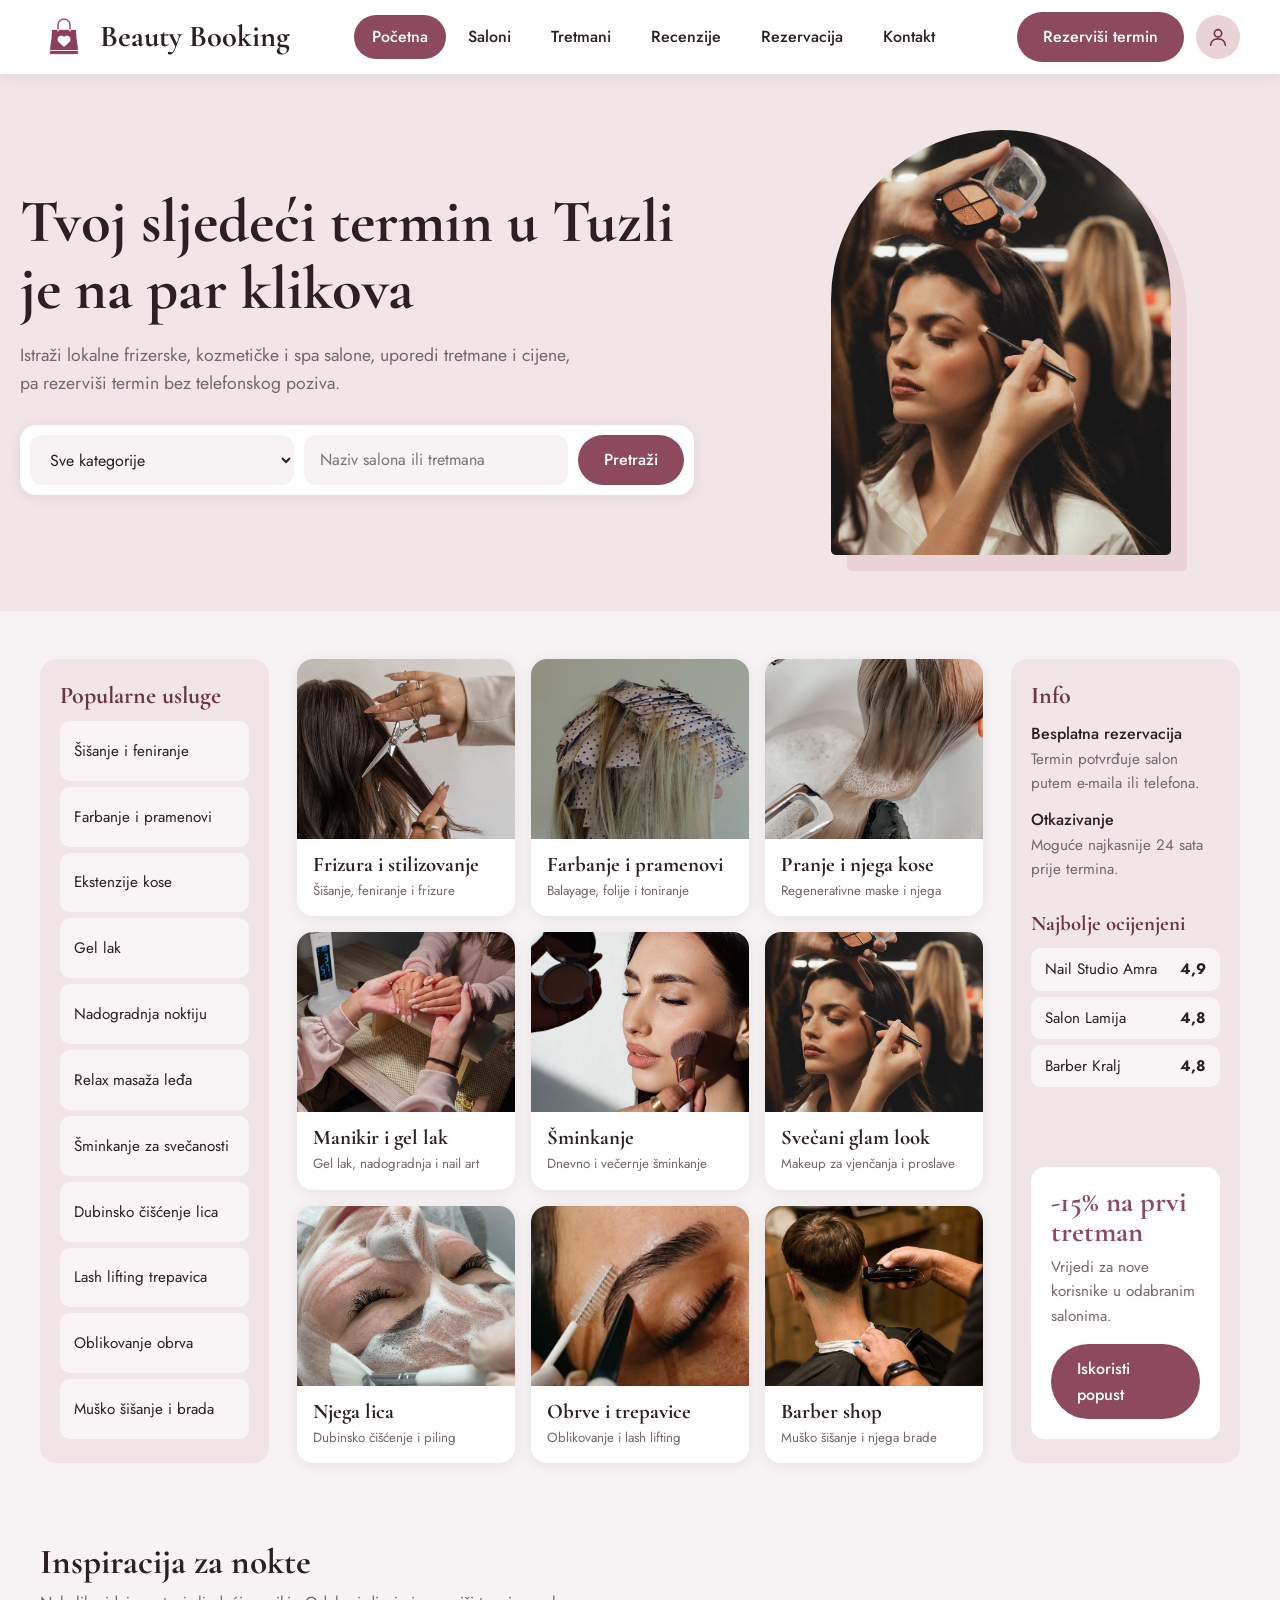
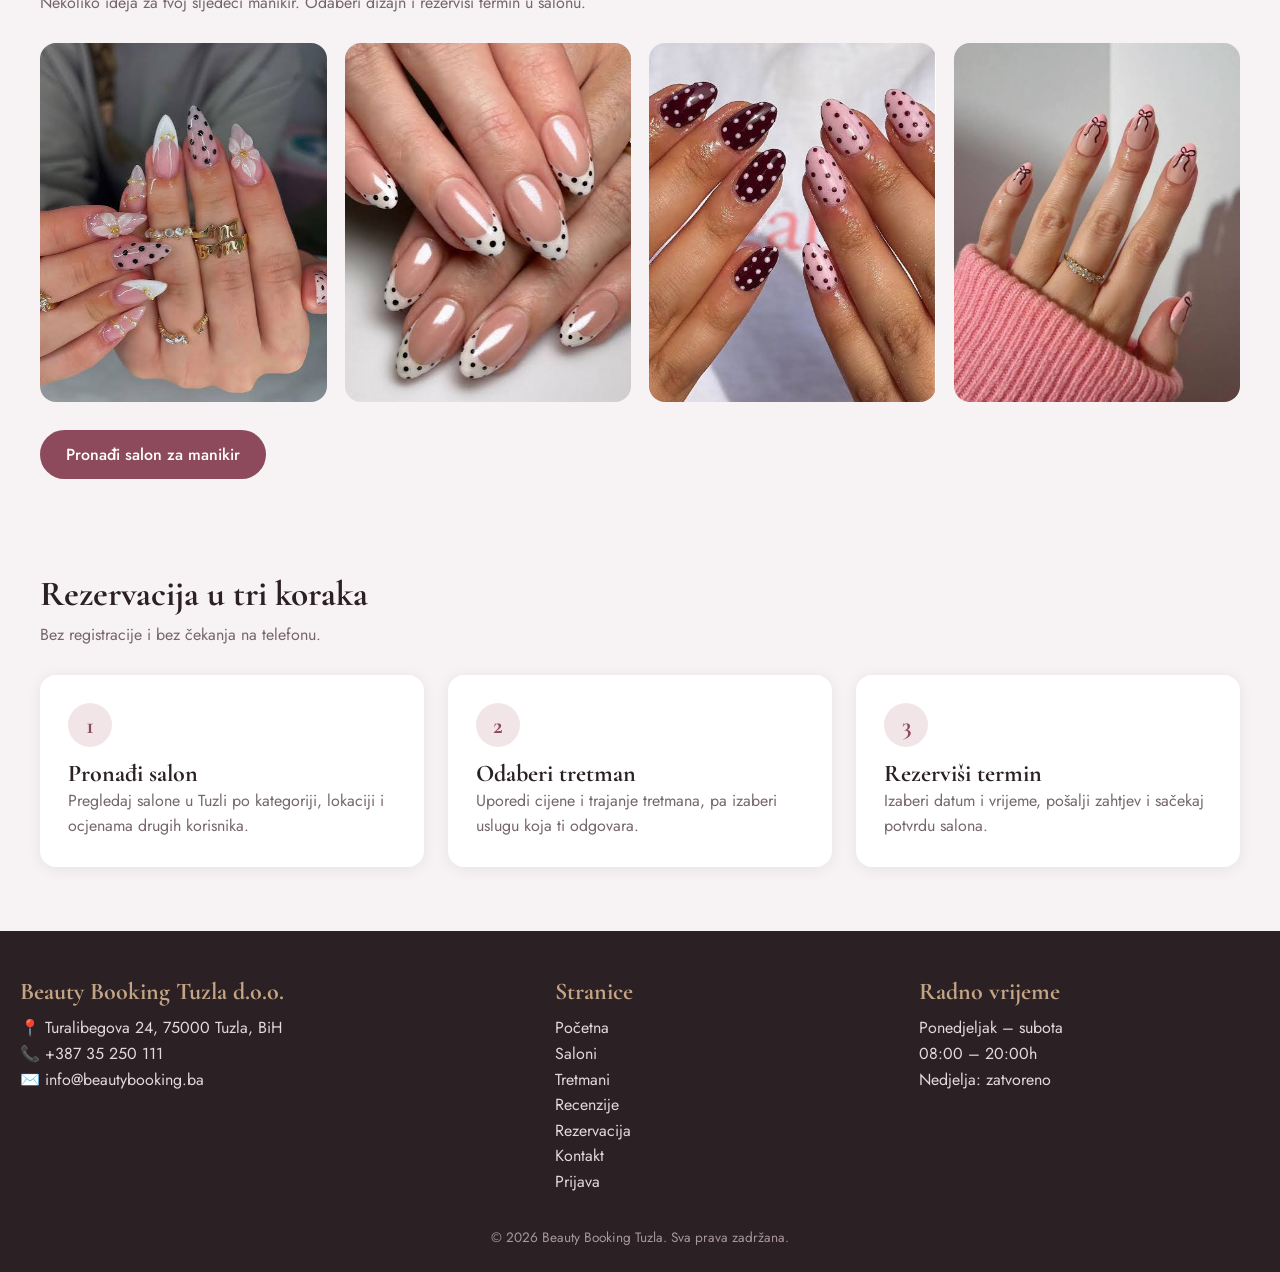
<file: index.html>
<!DOCTYPE html>
<html lang="bs">
<head>
    <meta charset="UTF-8">
    <meta name="viewport" content="width=device-width, initial-scale=1.0">
    <meta name="description" content="Pronađi najbolje frizerske, kozmetičke i spa salone u Tuzli i rezerviši termin online.">
    <title>Beauty Booking Tuzla | Početna</title>
    <link rel="preconnect" href="https://fonts.googleapis.com">
    <link rel="preconnect" href="https://fonts.gstatic.com" crossorigin>
    <link href="https://fonts.googleapis.com/css2?family=Cormorant+Garamond:wght@500;600;700&family=Jost:wght@400;500&display=swap" rel="stylesheet">
    <link rel="stylesheet" href="styles.css">
    <link rel="icon" type="image/png" href="slike/logo.png">
</head>
<body>

    <!-- ZAGLAVLJE -->
    <header class="site-header">
        <div class="header-inner">
            <a class="brand" href="index.html">
                <img class="logo" src="slike/logo.png" alt="Logo Beauty Booking">
                <span class="logo-title">Beauty Booking</span>
            </a>

            <!-- Meni za mobitel bez JavaScripta: skriveni checkbox + label (hamburger) + CSS selektor :checked -->
            <input type="checkbox" id="menu-checkbox" class="menu-checkbox" aria-label="Otvori ili zatvori meni">

            <nav class="topnav" aria-label="Glavna navigacija">
                <ul>
                    <li><a class="active" href="index.html" aria-current="page">Početna</a></li>
                    <li><a href="saloni.html">Saloni</a></li>
                    <li><a href="tretmani.html">Tretmani</a></li>
                    <li><a href="recenzije.html">Recenzije</a></li>
                    <li><a href="rezervacija.html">Rezervacija</a></li>
                    <li><a href="kontakt.html">Kontakt</a></li>
                </ul>
            </nav>

            <div class="header-actions">
                <a class="btn btn-primary header-cta" href="rezervacija.html">Rezerviši termin</a>
                <a class="icon-btn" href="prijava.html" aria-label="Prijava" title="Prijava">
                    <svg viewBox="0 0 24 24" fill="none" stroke="currentColor" stroke-width="1.8" stroke-linecap="round" stroke-linejoin="round" aria-hidden="true">
                        <circle cx="12" cy="8" r="4"></circle>
                        <path d="M4 21c0-4.4 3.6-7 8-7s8 2.6 8 7"></path>
                    </svg>
                </a>
                <label class="menu-toggle" for="menu-checkbox" title="Meni">
                    <span></span><span></span><span></span>
                </label>
            </div>
        </div>
    </header>

    <!-- HERO -->
    <section class="hero">
        <div class="hero-inner">
            <div class="hero-text">
                <h1>Tvoj sljedeći termin u Tuzli je na par klikova</h1>
                <p>Istraži lokalne frizerske, kozmetičke i spa salone, uporedi tretmane i cijene, pa rezerviši termin bez telefonskog poziva.</p>

                <form class="search" action="saloni.html" method="get" role="search">
                    <select id="kategorija" name="kategorija" aria-label="Kategorija">
                        <option value="">Sve kategorije</option>
                        <option>Frizura i stilizovanje</option>
                        <option>Farbanje i pramenovi</option>
                        <option>Pranje i njega kose</option>
                        <option>Manikir i gel lak</option>
                        <option>Šminkanje</option>
                        <option>Njega lica</option>
                        <option>Obrve i trepavice</option>
                        <option>Masaža i spa</option>
                        <option>Barber shop</option>
                    </select>
                    <input type="search" id="pretraga" name="pretraga" aria-label="Naziv salona ili tretmana" placeholder="Naziv salona ili tretmana">
                    <button class="btn btn-primary" type="submit">Pretraži</button>
                </form>
            </div>

            <div class="hero-art">
                <img src="slike/glam.jpg" alt="Šminkanje u salonu">
            </div>
        </div>
    </section>

    <!-- GLAVNI SADRŽAJ (tri kolone iste visine) -->
    <div class="container">

        <!-- Lijevo (20%) - Popularne usluge -->
        <div class="left">
            <aside class="sidebar">
                <h3>Popularne usluge</h3>
                <ul class="service-list">
                    <li><a href="tretmani.html#frizerski">Šišanje i feniranje</a></li>
                    <li><a href="tretmani.html#frizerski">Farbanje i pramenovi</a></li>
                    <li><a href="tretmani.html#frizerski">Ekstenzije kose</a></li>
                    <li><a href="tretmani.html#nokti">Gel lak</a></li>
                    <li><a href="tretmani.html#nokti">Nadogradnja noktiju</a></li>
                    <li><a href="tretmani.html#spa">Relax masaža leđa</a></li>
                    <li><a href="tretmani.html#sminkanje">Šminkanje za svečanosti</a></li>
                    <li><a href="tretmani.html#lice">Dubinsko čišćenje lica</a></li>
                    <li><a href="tretmani.html#trepavice">Lash lifting trepavica</a></li>
                    <li><a href="tretmani.html#trepavice">Oblikovanje obrva</a></li>
                    <li><a href="tretmani.html#barber">Muško šišanje i brada</a></li>
                </ul>
            </aside>
        </div>

        <!-- Sredina (60%) - Kategorije sa slikama -->
        <div class="main">
            <section class="main-content" aria-label="Kategorije salona">
                <a class="card" href="saloni.html">
                    <div class="card-img"><img src="slike/haircut.jpg" alt="Frizerka šiša kosu škarama"></div>
                    <div class="card-text">
                        <strong>Frizura i stilizovanje</strong>
                        <small>Šišanje, feniranje i frizure</small>
                    </div>
                </a>
                <a class="card" href="saloni.html">
                    <div class="card-img"><img src="slike/Foil.jpg" alt="Pramenovi u folijama"></div>
                    <div class="card-text">
                        <strong>Farbanje i pramenovi</strong>
                        <small>Balayage, folije i toniranje</small>
                    </div>
                </a>
                <a class="card" href="saloni.html">
                    <div class="card-img"><img src="slike/hairwash.jpg" alt="Pranje kose u frizerskom salonu"></div>
                    <div class="card-text">
                        <strong>Pranje i njega kose</strong>
                        <small>Regenerativne maske i njega</small>
                    </div>
                </a>
                <a class="card" href="saloni.html">
                    <div class="card-img"><img src="slike/Nails.jpg" alt="Manikir u salonu"></div>
                    <div class="card-text">
                        <strong>Manikir i gel lak</strong>
                        <small>Gel lak, nadogradnja i nail art</small>
                    </div>
                </a>
                <a class="card" href="saloni.html">
                    <div class="card-img"><img src="slike/setting.jpg" alt="Šminkanje četkicom"></div>
                    <div class="card-text">
                        <strong>Šminkanje</strong>
                        <small>Dnevno i večernje šminkanje</small>
                    </div>
                </a>
                <a class="card" href="saloni.html">
                    <div class="card-img"><img src="slike/glam.jpg" alt="Šminkanje sjenilom za oči"></div>
                    <div class="card-text">
                        <strong>Svečani glam look</strong>
                        <small>Makeup za vjenčanja i proslave</small>
                    </div>
                </a>
                <a class="card" href="saloni.html">
                    <div class="card-img"><img src="slike/facial.jpg" alt="Čišćenje lica pjenom"></div>
                    <div class="card-text">
                        <strong>Njega lica</strong>
                        <small>Dubinsko čišćenje i piling</small>
                    </div>
                </a>
                <a class="card" href="saloni.html">
                    <div class="card-img"><img src="slike/brow.jpg" alt="Oblikovanje obrva"></div>
                    <div class="card-text">
                        <strong>Obrve i trepavice</strong>
                        <small>Oblikovanje i lash lifting</small>
                    </div>
                </a>
                <a class="card" href="saloni.html">
                    <div class="card-img"><img src="slike/barber.jpg" alt="Brijanje u barber shopu"></div>
                    <div class="card-text">
                        <strong>Barber shop</strong>
                        <small>Muško šišanje i njega brade</small>
                    </div>
                </a>
            </section>
        </div>

        <!-- Desno (20%) - Info i reklama -->
        <div class="right">
            <aside class="sidebar">
                <h3>Info</h3>
                <div class="info-block">
                    <h4>Besplatna rezervacija</h4>
                    <p>Termin potvrđuje salon putem e-maila ili telefona.</p>
                </div>
                <div class="info-block">
                    <h4>Otkazivanje</h4>
                    <p>Moguće najkasnije 24 sata prije termina.</p>
                </div>

                <h3 class="sidebar-sub">Najbolje ocijenjeni</h3>
                <ul class="top-list">
                    <li><a href="saloni.html"><span>Nail Studio Amra</span><b>4,9</b></a></li>
                    <li><a href="saloni.html"><span>Salon Lamija</span><b>4,8</b></a></li>
                    <li><a href="saloni.html"><span>Barber Kralj</span><b>4,8</b></a></li>
                </ul>

                <div class="promo">
                    <strong>-15% na prvi tretman</strong>
                    <p>Vrijedi za nove korisnike u odabranim salonima.</p>
                    <a class="btn btn-primary btn-block" href="rezervacija.html">Iskoristi popust</a>
                </div>
            </aside>
        </div>

    </div>

    <!-- GALERIJA: INSPIRACIJA ZA NOKTE -->
    <section class="section">
        <div class="section-head">
            <h2>Inspiracija za nokte</h2>
            <p>Nekoliko ideja za tvoj sljedeći manikir. Odaberi dizajn i rezerviši termin u salonu.</p>
        </div>
        <div class="gallery">
            <img src="slike/images (1).jpg" alt="Nail art s cvjetovima i tačkicama" loading="lazy">
            <img src="slike/images (2).jpg" alt="Francuski manikir s crnim tačkicama" loading="lazy">
            <img src="slike/images (3).jpg" alt="Bordo i roze nokti s tačkicama" loading="lazy">
            <img src="slike/images.jpg" alt="Nokti s mašnicama" loading="lazy">
        </div>
        <p class="cta-row"><a class="btn btn-primary" href="saloni.html">Pronađi salon za manikir</a></p>
    </section>

    <!-- KAKO FUNKCIONIŠE -->
    <section class="section">
        <div class="section-head">
            <h2>Rezervacija u tri koraka</h2>
            <p>Bez registracije i bez čekanja na telefonu.</p>
        </div>
        <ol class="steps">
            <li>
                <h3>Pronađi salon</h3>
                <p>Pregledaj salone u Tuzli po kategoriji, lokaciji i ocjenama drugih korisnika.</p>
            </li>
            <li>
                <h3>Odaberi tretman</h3>
                <p>Uporedi cijene i trajanje tretmana, pa izaberi uslugu koja ti odgovara.</p>
            </li>
            <li>
                <h3>Rezerviši termin</h3>
                <p>Izaberi datum i vrijeme, pošalji zahtjev i sačekaj potvrdu salona.</p>
            </li>
        </ol>
    </section>

    <!-- PODNOŽJE -->
    <footer>
        <div class="footer-grid">
            <div>
                <h3>Beauty Booking Tuzla d.o.o.</h3>
                <p>📍 Turalibegova 24, 75000 Tuzla, BiH</p>
                <p>📞 +387 35 250 111</p>
                <p>✉️ info@beautybooking.ba</p>
            </div>
            <div>
                <h3>Stranice</h3>
                <ul>
                    <li><a href="index.html">Početna</a></li>
                    <li><a href="saloni.html">Saloni</a></li>
                    <li><a href="tretmani.html">Tretmani</a></li>
                    <li><a href="recenzije.html">Recenzije</a></li>
                    <li><a href="rezervacija.html">Rezervacija</a></li>
                    <li><a href="kontakt.html">Kontakt</a></li>
                    <li><a href="prijava.html">Prijava</a></li>
                </ul>
            </div>
            <div>
                <h3>Radno vrijeme</h3>
                <p>Ponedjeljak – subota</p>
                <p>08:00 – 20:00h</p>
                <p>Nedjelja: zatvoreno</p>
            </div>
        </div>
        <div class="footer-copy">
            © 2026 Beauty Booking Tuzla. Sva prava zadržana.
        </div>
    </footer>

</body>
</html>
</file>
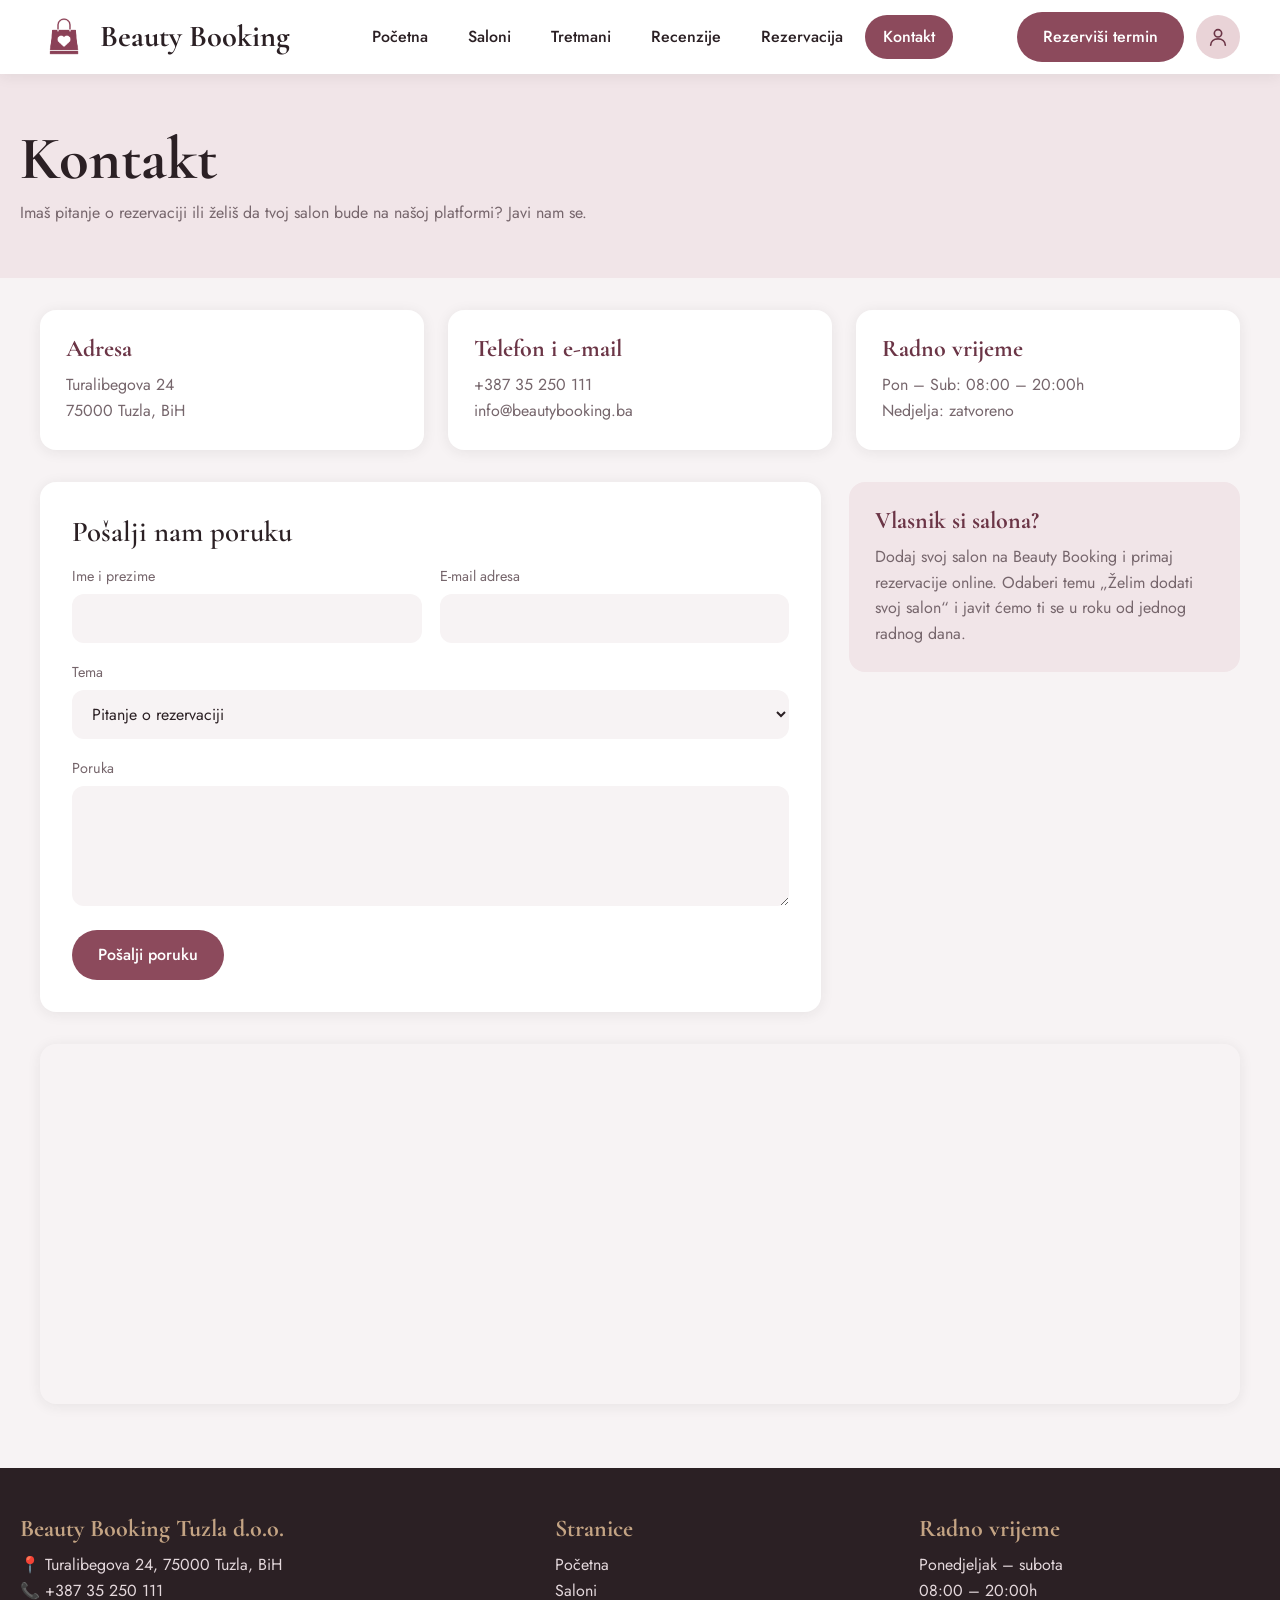
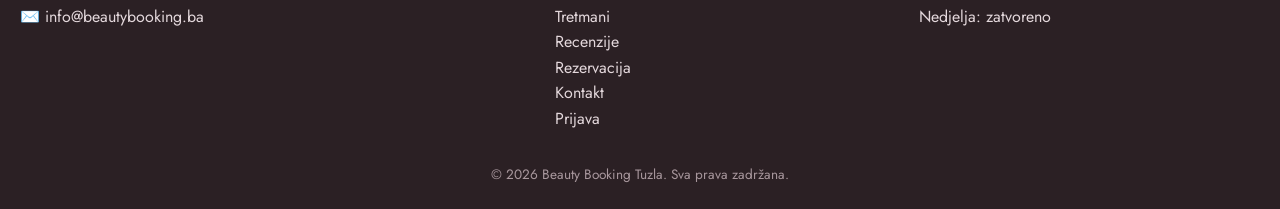
<file: kontakt.html>
<!DOCTYPE html>
<html lang="bs">
<head>
    <meta charset="UTF-8">
    <meta name="viewport" content="width=device-width, initial-scale=1.0">
    <meta name="description" content="Kontaktiraj Beauty Booking Tuzla: adresa, telefon, e-mail i kontakt forma.">
    <title>Beauty Booking Tuzla | Kontakt</title>
    <link rel="preconnect" href="https://fonts.googleapis.com">
    <link rel="preconnect" href="https://fonts.gstatic.com" crossorigin>
    <link href="https://fonts.googleapis.com/css2?family=Cormorant+Garamond:wght@500;600;700&family=Jost:wght@400;500&display=swap" rel="stylesheet">
    <link rel="stylesheet" href="styles.css">
    <link rel="icon" type="image/png" href="slike/logo.png">
</head>
<body>

    <!-- ZAGLAVLJE -->
    <header class="site-header">
        <div class="header-inner">
            <a class="brand" href="index.html">
                <img class="logo" src="slike/logo.png" alt="Logo Beauty Booking">
                <span class="logo-title">Beauty Booking</span>
            </a>

            <!-- Meni za mobitel bez JavaScripta: skriveni checkbox + label (hamburger) + CSS selektor :checked -->
            <input type="checkbox" id="menu-checkbox" class="menu-checkbox" aria-label="Otvori ili zatvori meni">

            <nav class="topnav" aria-label="Glavna navigacija">
                <ul>
                    <li><a href="index.html">Početna</a></li>
                    <li><a href="saloni.html">Saloni</a></li>
                    <li><a href="tretmani.html">Tretmani</a></li>
                    <li><a href="recenzije.html">Recenzije</a></li>
                    <li><a href="rezervacija.html">Rezervacija</a></li>
                    <li><a class="active" href="kontakt.html" aria-current="page">Kontakt</a></li>
                </ul>
            </nav>

            <div class="header-actions">
                <a class="btn btn-primary header-cta" href="rezervacija.html">Rezerviši termin</a>
                <a class="icon-btn" href="prijava.html" aria-label="Prijava" title="Prijava">
                    <svg viewBox="0 0 24 24" fill="none" stroke="currentColor" stroke-width="1.8" stroke-linecap="round" stroke-linejoin="round" aria-hidden="true">
                        <circle cx="12" cy="8" r="4"></circle>
                        <path d="M4 21c0-4.4 3.6-7 8-7s8 2.6 8 7"></path>
                    </svg>
                </a>
                <label class="menu-toggle" for="menu-checkbox" title="Meni">
                    ☰
                </label>
            </div>
        </div>
    </header>

    <section class="page-head">
        <div class="page-head-inner">
            <h1>Kontakt</h1>
            <p>Imaš pitanje o rezervaciji ili želiš da tvoj salon bude na našoj platformi? Javi nam se.</p>
        </div>
    </section>

    <main class="section">

        <div class="info-cards">
            <div class="info-card">
                <h3>Adresa</h3>
                <p>Turalibegova 24<br>75000 Tuzla, BiH</p>
            </div>
            <div class="info-card">
                <h3>Telefon i e-mail</h3>
                <p>+387 35 250 111<br>info@beautybooking.ba</p>
            </div>
            <div class="info-card">
                <h3>Radno vrijeme</h3>
                <p>Pon – Sub: 08:00 – 20:00h<br>Nedjelja: zatvoreno</p>
            </div>
        </div>

        <div class="form-layout">
            <form class="form-card" action="#" method="post">
                <fieldset>
                    <legend>Pošalji nam poruku</legend>
                    <div class="form-grid">
                        <div class="field">
                            <label for="k-ime">Ime i prezime</label>
                            <input type="text" id="k-ime" name="ime" required autocomplete="name">
                        </div>
                        <div class="field">
                            <label for="k-email">E-mail adresa</label>
                            <input type="email" id="k-email" name="email" required autocomplete="email">
                        </div>
                        <div class="field full">
                            <label for="k-tema">Tema</label>
                            <select id="k-tema" name="tema">
                                <option>Pitanje o rezervaciji</option>
                                <option>Otkazivanje termina</option>
                                <option>Želim dodati svoj salon</option>
                                <option>Ostalo</option>
                            </select>
                        </div>
                        <div class="field full">
                            <label for="k-poruka">Poruka</label>
                            <textarea id="k-poruka" name="poruka" required></textarea>
                        </div>
                    </div>
                </fieldset>
                <button class="btn btn-primary" type="submit">Pošalji poruku</button>
            </form>

            <aside class="side-note">
                <h3>Vlasnik si salona?</h3>
                <p>Dodaj svoj salon na Beauty Booking i primaj rezervacije online. Odaberi temu „Želim dodati svoj salon“ i javit ćemo ti se u roku od jednog radnog dana.</p>
            </aside>
        </div>

        <div class="map">
            <iframe title="Karta: Tuzla" loading="lazy"
                src="https://www.openstreetmap.org/export/embed.html?bbox=18.650%2C44.530%2C18.685%2C44.548&amp;layer=mapnik&amp;marker=44.5384%2C18.6671"></iframe>
        </div>
    </main>

    <!-- PODNOŽJE -->
    <footer>
        <div class="footer-grid">
            <div>
                <h3>Beauty Booking Tuzla d.o.o.</h3>
                <p>📍 Turalibegova 24, 75000 Tuzla, BiH</p>
                <p>📞 +387 35 250 111</p>
                <p>✉️ info@beautybooking.ba</p>
            </div>
            <div>
                <h3>Stranice</h3>
                <ul>
                    <li><a href="index.html">Početna</a></li>
                    <li><a href="saloni.html">Saloni</a></li>
                    <li><a href="tretmani.html">Tretmani</a></li>
                    <li><a href="recenzije.html">Recenzije</a></li>
                    <li><a href="rezervacija.html">Rezervacija</a></li>
                    <li><a href="kontakt.html">Kontakt</a></li>
                    <li><a href="prijava.html">Prijava</a></li>
                </ul>
            </div>
            <div>
                <h3>Radno vrijeme</h3>
                <p>Ponedjeljak – subota</p>
                <p>08:00 – 20:00h</p>
                <p>Nedjelja: zatvoreno</p>
            </div>
        </div>
        <div class="footer-copy">
            © 2026 Beauty Booking Tuzla. Sva prava zadržana.
        </div>
    </footer>

</body>
</html>
</file>
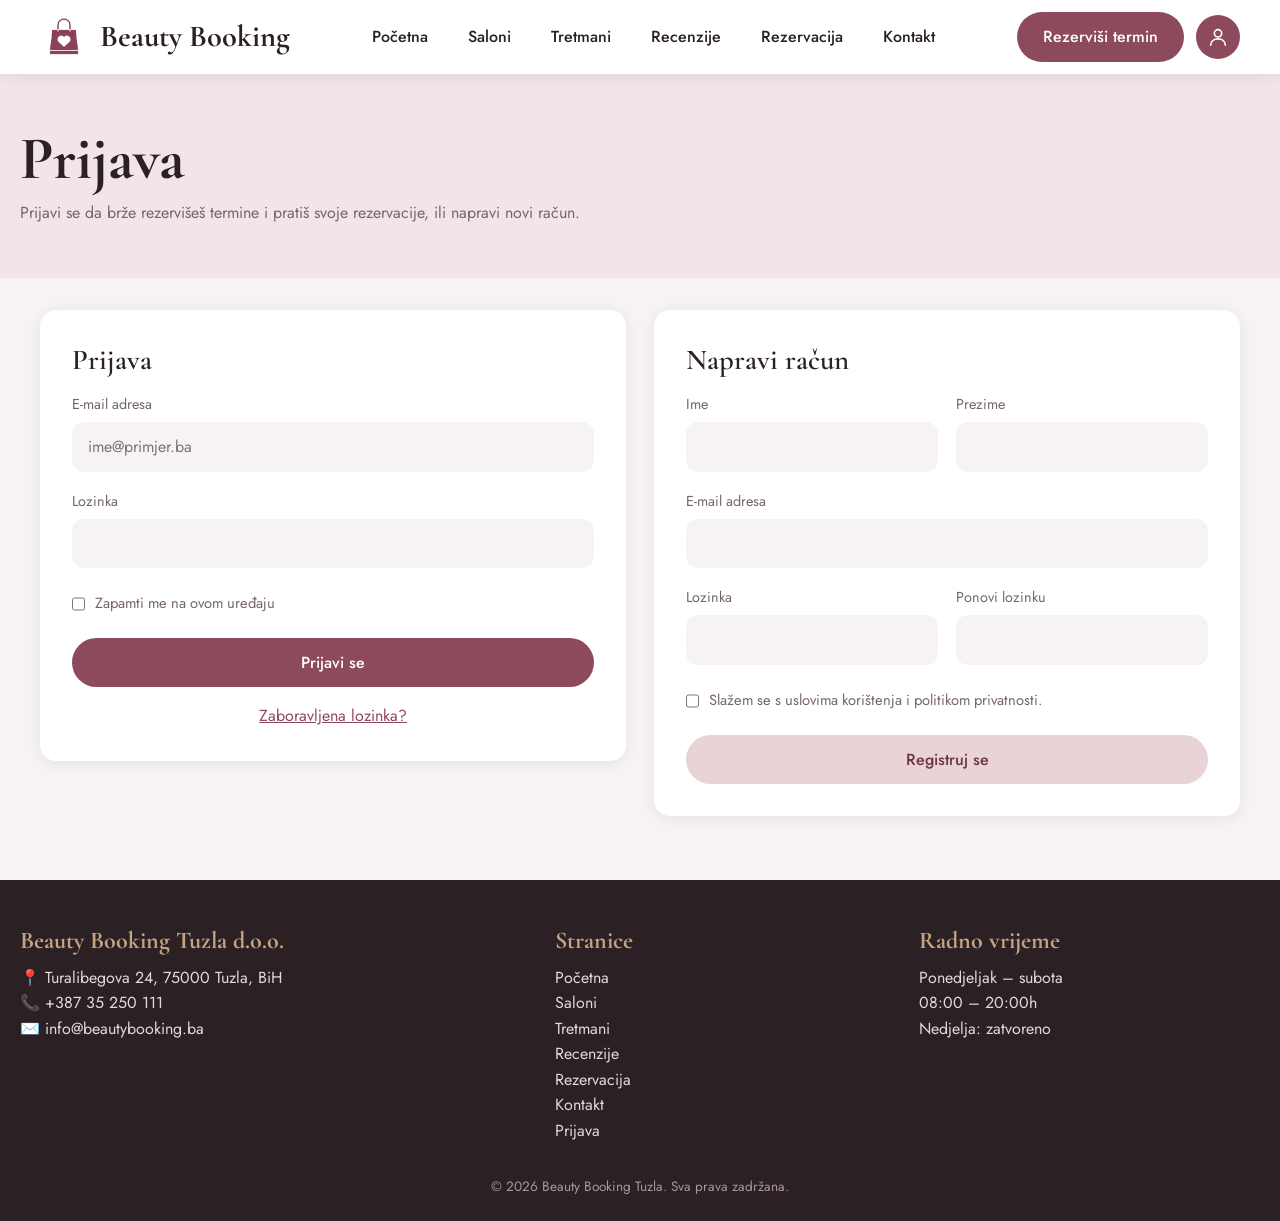
<file: Prijava.html>
<!DOCTYPE html>
<html lang="bs">
<head>
    <meta charset="UTF-8">
    <meta name="viewport" content="width=device-width, initial-scale=1.0">
    <meta name="description" content="Prijavi se na svoj račun ili napravi novi na Beauty Booking Tuzla.">
    <title>Beauty Booking Tuzla | Prijava</title>
    <link rel="preconnect" href="https://fonts.googleapis.com">
    <link rel="preconnect" href="https://fonts.gstatic.com" crossorigin>
    <link href="https://fonts.googleapis.com/css2?family=Cormorant+Garamond:wght@500;600;700&family=Jost:wght@400;500&display=swap" rel="stylesheet">
    <link rel="stylesheet" href="styles.css">
    <link rel="icon" type="image/png" href="slike/logo.png">
</head>
<body>

    <!-- ZAGLAVLJE -->
    <header class="site-header">
        <div class="header-inner">
            <a class="brand" href="index.html">
                <img class="logo" src="slike/logo.png" alt="Logo Beauty Booking">
                <span class="logo-title">Beauty Booking</span>
            </a>

            <!-- Meni za mobitel bez JavaScripta: skriveni checkbox + label (hamburger) + CSS selektor :checked -->
            <input type="checkbox" id="menu-checkbox" class="menu-checkbox" aria-label="Otvori ili zatvori meni">

            <nav class="topnav" aria-label="Glavna navigacija">
                <ul>
                    <li><a href="index.html">Početna</a></li>
                    <li><a href="saloni.html">Saloni</a></li>
                    <li><a href="tretmani.html">Tretmani</a></li>
                    <li><a href="recenzije.html">Recenzije</a></li>
                    <li><a href="rezervacija.html">Rezervacija</a></li>
                    <li><a href="kontakt.html">Kontakt</a></li>
                </ul>
            </nav>

            <div class="header-actions">
                <a class="btn btn-primary header-cta" href="rezervacija.html">Rezerviši termin</a>
                <a class="icon-btn active" href="prijava.html" aria-label="Prijava" title="Prijava" aria-current="page">
                    <svg viewBox="0 0 24 24" fill="none" stroke="currentColor" stroke-width="1.8" stroke-linecap="round" stroke-linejoin="round" aria-hidden="true">
                        <circle cx="12" cy="8" r="4"></circle>
                        <path d="M4 21c0-4.4 3.6-7 8-7s8 2.6 8 7"></path>
                    </svg>
                </a>
                <label class="menu-toggle" for="menu-checkbox" title="Meni">
                    ☰
                </label>
            </div>
        </div>
    </header>

    <section class="page-head">
        <div class="page-head-inner">
            <h1>Prijava</h1>
            <p>Prijavi se da brže rezervišeš termine i pratiš svoje rezervacije, ili napravi novi račun.</p>
        </div>
    </section>

    <main class="section">
        <div class="form-layout equal">

            <form class="form-card" action="#" method="post">
                <fieldset>
                    <legend>Prijava</legend>
                    <div class="form-grid">
                        <div class="field full">
                            <label for="l-email">E-mail adresa</label>
                            <input type="email" id="l-email" name="email" required autocomplete="email" placeholder="ime@primjer.ba">
                        </div>
                        <div class="field full">
                            <label for="l-lozinka">Lozinka</label>
                            <input type="password" id="l-lozinka" name="lozinka" required autocomplete="current-password" minlength="8">
                        </div>
                    </div>
                </fieldset>

                <label class="check">
                    <input type="checkbox" name="zapamti">
                    <span>Zapamti me na ovom uređaju</span>
                </label>

                <button class="btn btn-primary btn-block" type="submit">Prijavi se</button>
                <p class="form-link"><a href="#">Zaboravljena lozinka?</a></p>
            </form>

            <form class="form-card" id="registracija" action="#" method="post">
                <fieldset>
                    <legend>Napravi račun</legend>
                    <div class="form-grid">
                        <div class="field">
                            <label for="r-ime">Ime</label>
                            <input type="text" id="r-ime" name="ime" required autocomplete="given-name">
                        </div>
                        <div class="field">
                            <label for="r-prezime">Prezime</label>
                            <input type="text" id="r-prezime" name="prezime" required autocomplete="family-name">
                        </div>
                        <div class="field full">
                            <label for="r-email">E-mail adresa</label>
                            <input type="email" id="r-email" name="email" required autocomplete="email">
                        </div>
                        <div class="field">
                            <label for="r-lozinka">Lozinka</label>
                            <input type="password" id="r-lozinka" name="lozinka" required autocomplete="new-password" minlength="8">
                        </div>
                        <div class="field">
                            <label for="r-lozinka2">Ponovi lozinku</label>
                            <input type="password" id="r-lozinka2" name="lozinka2" required autocomplete="new-password" minlength="8">
                        </div>
                    </div>
                </fieldset>

                <label class="check">
                    <input type="checkbox" name="uslovi" required>
                    <span>Slažem se s uslovima korištenja i politikom privatnosti.</span>
                </label>

                <button class="btn btn-soft btn-block" type="submit">Registruj se</button>
            </form>

        </div>
    </main>

    <!-- PODNOŽJE -->
    <footer>
        <div class="footer-grid">
            <div>
                <h3>Beauty Booking Tuzla d.o.o.</h3>
                <p>📍 Turalibegova 24, 75000 Tuzla, BiH</p>
                <p>📞 +387 35 250 111</p>
                <p>✉️ info@beautybooking.ba</p>
            </div>
            <div>
                <h3>Stranice</h3>
                <ul>
                    <li><a href="index.html">Početna</a></li>
                    <li><a href="saloni.html">Saloni</a></li>
                    <li><a href="tretmani.html">Tretmani</a></li>
                    <li><a href="recenzije.html">Recenzije</a></li>
                    <li><a href="rezervacija.html">Rezervacija</a></li>
                    <li><a href="kontakt.html">Kontakt</a></li>
                    <li><a href="prijava.html">Prijava</a></li>
                </ul>
            </div>
            <div>
                <h3>Radno vrijeme</h3>
                <p>Ponedjeljak – subota</p>
                <p>08:00 – 20:00h</p>
                <p>Nedjelja: zatvoreno</p>
            </div>
        </div>
        <div class="footer-copy">
            © 2026 Beauty Booking Tuzla. Sva prava zadržana.
        </div>
    </footer>

</body>
</html>
</file>
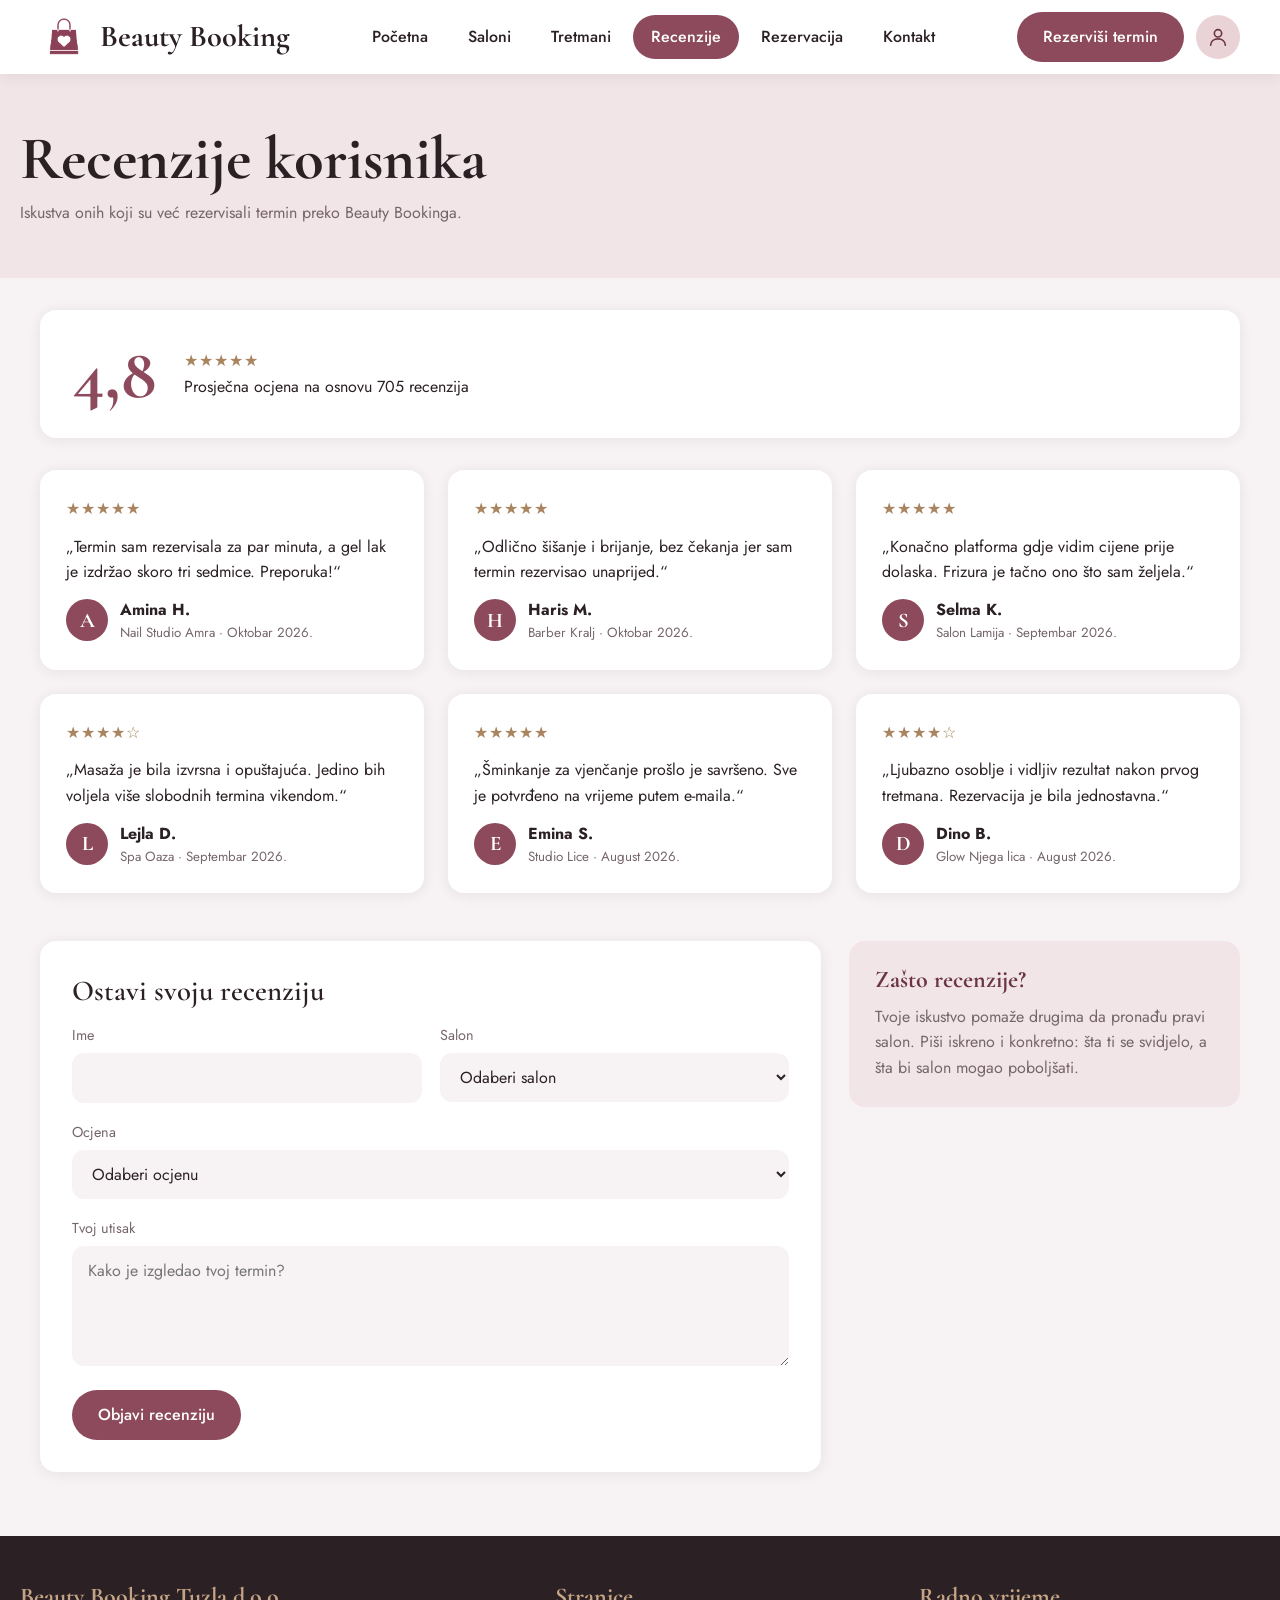
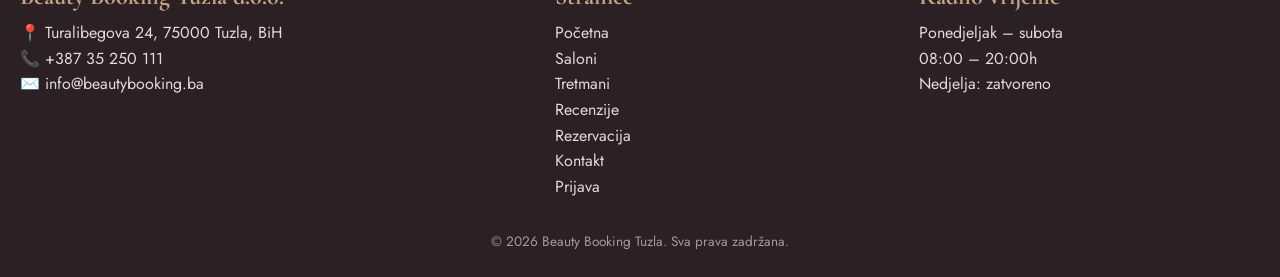
<file: recenzije.html>
<!DOCTYPE html>
<html lang="bs">
<head>
    <meta charset="UTF-8">
    <meta name="viewport" content="width=device-width, initial-scale=1.0">
    <meta name="description" content="Utisci korisnika o salonima i tretmanima na platformi Beauty Booking Tuzla.">
    <title>Beauty Booking Tuzla | Recenzije</title>
    <link rel="preconnect" href="https://fonts.googleapis.com">
    <link rel="preconnect" href="https://fonts.gstatic.com" crossorigin>
    <link href="https://fonts.googleapis.com/css2?family=Cormorant+Garamond:wght@500;600;700&family=Jost:wght@400;500&display=swap" rel="stylesheet">
    <link rel="stylesheet" href="styles.css">
    <link rel="icon" type="image/png" href="slike/logo.png">
</head>
<body>

    <!-- ZAGLAVLJE -->
    <header class="site-header">
        <div class="header-inner">
            <a class="brand" href="index.html">
                <img class="logo" src="slike/logo.png" alt="Logo Beauty Booking">
                <span class="logo-title">Beauty Booking</span>
            </a>

            <!-- Meni za mobitel bez JavaScripta: skriveni checkbox + label (hamburger) + CSS selektor :checked -->
            <input type="checkbox" id="menu-checkbox" class="menu-checkbox" aria-label="Otvori ili zatvori meni">

            <nav class="topnav" aria-label="Glavna navigacija">
                <ul>
                    <li><a href="index.html">Početna</a></li>
                    <li><a href="saloni.html">Saloni</a></li>
                    <li><a href="tretmani.html">Tretmani</a></li>
                    <li><a class="active" href="recenzije.html" aria-current="page">Recenzije</a></li>
                    <li><a href="rezervacija.html">Rezervacija</a></li>
                    <li><a href="kontakt.html">Kontakt</a></li>
                </ul>
            </nav>

            <div class="header-actions">
                <a class="btn btn-primary header-cta" href="rezervacija.html">Rezerviši termin</a>
                <a class="icon-btn" href="prijava.html" aria-label="Prijava" title="Prijava">
                    <svg viewBox="0 0 24 24" fill="none" stroke="currentColor" stroke-width="1.8" stroke-linecap="round" stroke-linejoin="round" aria-hidden="true">
                        <circle cx="12" cy="8" r="4"></circle>
                        <path d="M4 21c0-4.4 3.6-7 8-7s8 2.6 8 7"></path>
                    </svg>
                </a>
                <label class="menu-toggle" for="menu-checkbox" title="Meni">
                    ☰
                </label>
            </div>
        </div>
    </header>

    <section class="page-head">
        <div class="page-head-inner">
            <h1>Recenzije korisnika</h1>
            <p>Iskustva onih koji su već rezervisali termin preko Beauty Bookinga.</p>
        </div>
    </section>

    <main class="section">

        <div class="review-summary">
            <div class="review-score">4,8</div>
            <div>
                <p class="rating" aria-label="Prosječna ocjena 4,8 od 5">★★★★★</p>
                <p>Prosječna ocjena na osnovu 705 recenzija</p>
            </div>
        </div>

        <div class="review-grid">

            <article class="review-card">
                <p class="rating" aria-label="Ocjena 5 od 5">★★★★★</p>
                <blockquote>„Termin sam rezervisala za par minuta, a gel lak je izdržao skoro tri sedmice. Preporuka!“</blockquote>
                <div class="review-author">
                    <span class="avatar" aria-hidden="true">A</span>
                    <div>
                        <strong>Amina H.</strong>
                        <small>Nail Studio Amra · Oktobar 2026.</small>
                    </div>
                </div>
            </article>

            <article class="review-card">
                <p class="rating" aria-label="Ocjena 5 od 5">★★★★★</p>
                <blockquote>„Odlično šišanje i brijanje, bez čekanja jer sam termin rezervisao unaprijed.“</blockquote>
                <div class="review-author">
                    <span class="avatar" aria-hidden="true">H</span>
                    <div>
                        <strong>Haris M.</strong>
                        <small>Barber Kralj · Oktobar 2026.</small>
                    </div>
                </div>
            </article>

            <article class="review-card">
                <p class="rating" aria-label="Ocjena 5 od 5">★★★★★</p>
                <blockquote>„Konačno platforma gdje vidim cijene prije dolaska. Frizura je tačno ono što sam željela.“</blockquote>
                <div class="review-author">
                    <span class="avatar" aria-hidden="true">S</span>
                    <div>
                        <strong>Selma K.</strong>
                        <small>Salon Lamija · Septembar 2026.</small>
                    </div>
                </div>
            </article>

            <article class="review-card">
                <p class="rating" aria-label="Ocjena 4 od 5">★★★★☆</p>
                <blockquote>„Masaža je bila izvrsna i opuštajuća. Jedino bih voljela više slobodnih termina vikendom.“</blockquote>
                <div class="review-author">
                    <span class="avatar" aria-hidden="true">L</span>
                    <div>
                        <strong>Lejla D.</strong>
                        <small>Spa Oaza · Septembar 2026.</small>
                    </div>
                </div>
            </article>

            <article class="review-card">
                <p class="rating" aria-label="Ocjena 5 od 5">★★★★★</p>
                <blockquote>„Šminkanje za vjenčanje prošlo je savršeno. Sve je potvrđeno na vrijeme putem e-maila.“</blockquote>
                <div class="review-author">
                    <span class="avatar" aria-hidden="true">E</span>
                    <div>
                        <strong>Emina S.</strong>
                        <small>Studio Lice · August 2026.</small>
                    </div>
                </div>
            </article>

            <article class="review-card">
                <p class="rating" aria-label="Ocjena 4 od 5">★★★★☆</p>
                <blockquote>„Ljubazno osoblje i vidljiv rezultat nakon prvog tretmana. Rezervacija je bila jednostavna.“</blockquote>
                <div class="review-author">
                    <span class="avatar" aria-hidden="true">D</span>
                    <div>
                        <strong>Dino B.</strong>
                        <small>Glow Njega lica · August 2026.</small>
                    </div>
                </div>
            </article>

        </div>

        <div class="form-layout">
            <form class="form-card" action="#" method="post">
                <fieldset>
                    <legend>Ostavi svoju recenziju</legend>
                    <div class="form-grid">
                        <div class="field">
                            <label for="r-ime">Ime</label>
                            <input type="text" id="r-ime" name="ime" required autocomplete="given-name">
                        </div>
                        <div class="field">
                            <label for="r-salon">Salon</label>
                            <select id="r-salon" name="salon" required>
                                <option value="">Odaberi salon</option>
                                <option>Salon Lamija</option>
                                <option>Studio Pramen</option>
                                <option>Hair Spa Dalija</option>
                                <option>Nail Studio Amra</option>
                                <option>Studio Lice</option>
                                <option>Glow Njega lica</option>
                                <option>Spa Oaza</option>
                                <option>Brow Atelier Mia</option>
                                <option>Barber Kralj</option>
                            </select>
                        </div>
                        <div class="field full">
                            <label for="r-ocjena">Ocjena</label>
                            <select id="r-ocjena" name="ocjena" required>
                                <option value="">Odaberi ocjenu</option>
                                <option value="5">5 – Odlično</option>
                                <option value="4">4 – Vrlo dobro</option>
                                <option value="3">3 – Dobro</option>
                                <option value="2">2 – Slabo</option>
                                <option value="1">1 – Loše</option>
                            </select>
                        </div>
                        <div class="field full">
                            <label for="r-komentar">Tvoj utisak</label>
                            <textarea id="r-komentar" name="komentar" required placeholder="Kako je izgledao tvoj termin?"></textarea>
                        </div>
                    </div>
                </fieldset>
                <button class="btn btn-primary" type="submit">Objavi recenziju</button>
            </form>

            <aside class="side-note">
                <h3>Zašto recenzije?</h3>
                <p>Tvoje iskustvo pomaže drugima da pronađu pravi salon. Piši iskreno i konkretno: šta ti se svidjelo, a šta bi salon mogao poboljšati.</p>
            </aside>
        </div>
    </main>

    <!-- PODNOŽJE -->
    <footer>
        <div class="footer-grid">
            <div>
                <h3>Beauty Booking Tuzla d.o.o.</h3>
                <p>📍 Turalibegova 24, 75000 Tuzla, BiH</p>
                <p>📞 +387 35 250 111</p>
                <p>✉️ info@beautybooking.ba</p>
            </div>
            <div>
                <h3>Stranice</h3>
                <ul>
                    <li><a href="index.html">Početna</a></li>
                    <li><a href="saloni.html">Saloni</a></li>
                    <li><a href="tretmani.html">Tretmani</a></li>
                    <li><a href="recenzije.html">Recenzije</a></li>
                    <li><a href="rezervacija.html">Rezervacija</a></li>
                    <li><a href="kontakt.html">Kontakt</a></li>
                    <li><a href="prijava.html">Prijava</a></li>
                </ul>
            </div>
            <div>
                <h3>Radno vrijeme</h3>
                <p>Ponedjeljak – subota</p>
                <p>08:00 – 20:00h</p>
                <p>Nedjelja: zatvoreno</p>
            </div>
        </div>
        <div class="footer-copy">
            © 2026 Beauty Booking Tuzla. Sva prava zadržana.
        </div>
    </footer>

</body>
</html>
</file>
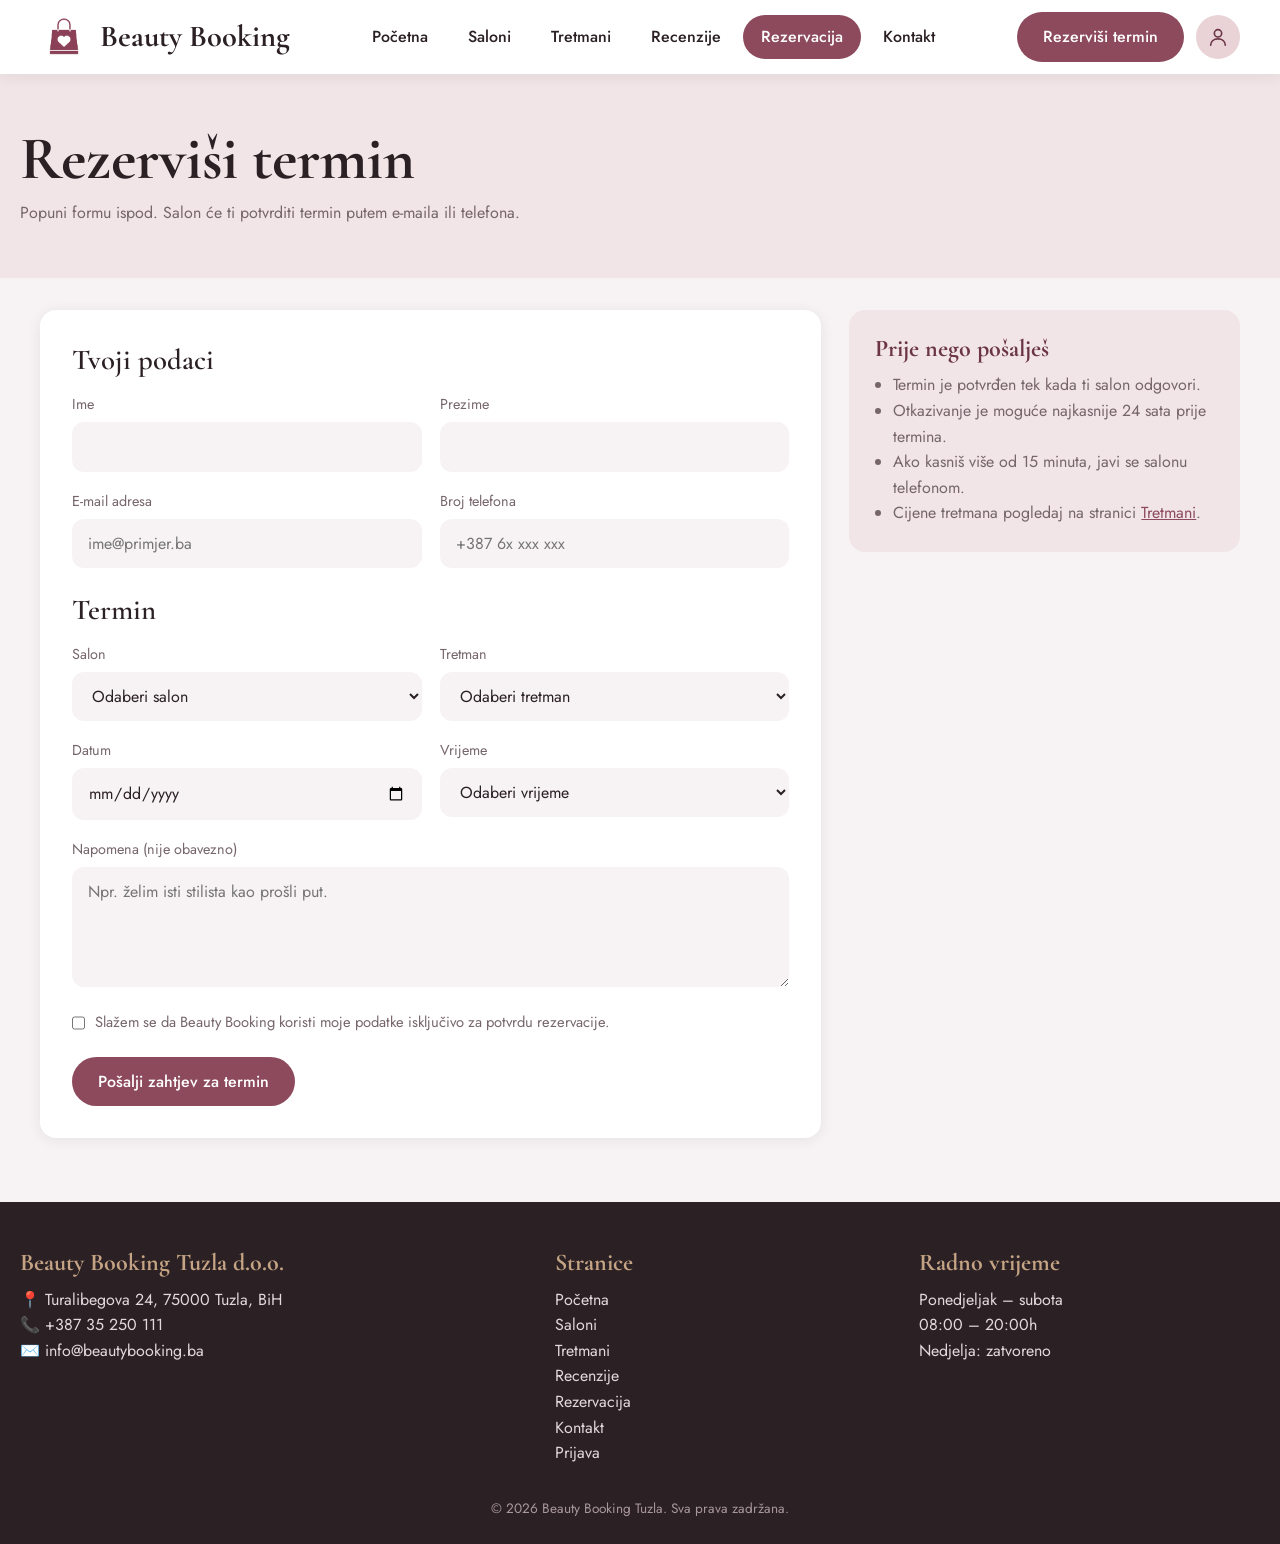
<file: rezervacija.html>
<!DOCTYPE html>
<html lang="bs">
<head>
    <meta charset="UTF-8">
    <meta name="viewport" content="width=device-width, initial-scale=1.0">
    <meta name="description" content="Rezerviši termin u salonu u Tuzli putem online forme.">
    <title>Beauty Booking Tuzla | Rezervacija</title>
    <link rel="preconnect" href="https://fonts.googleapis.com">
    <link rel="preconnect" href="https://fonts.gstatic.com" crossorigin>
    <link href="https://fonts.googleapis.com/css2?family=Cormorant+Garamond:wght@500;600;700&family=Jost:wght@400;500&display=swap" rel="stylesheet">
    <link rel="stylesheet" href="styles.css">
    <link rel="icon" type="image/png" href="slike/logo.png">
</head>
<body>

    <!-- ZAGLAVLJE -->
    <header class="site-header">
        <div class="header-inner">
            <a class="brand" href="index.html">
                <img class="logo" src="slike/logo.png" alt="Logo Beauty Booking">
                <span class="logo-title">Beauty Booking</span>
            </a>

            <!-- Meni za mobitel bez JavaScripta: skriveni checkbox + label (hamburger) + CSS selektor :checked -->
            <input type="checkbox" id="menu-checkbox" class="menu-checkbox" aria-label="Otvori ili zatvori meni">

            <nav class="topnav" aria-label="Glavna navigacija">
                <ul>
                    <li><a href="index.html">Početna</a></li>
                    <li><a href="saloni.html">Saloni</a></li>
                    <li><a href="tretmani.html">Tretmani</a></li>
                    <li><a href="recenzije.html">Recenzije</a></li>
                    <li><a class="active" href="rezervacija.html" aria-current="page">Rezervacija</a></li>
                    <li><a href="kontakt.html">Kontakt</a></li>
                </ul>
            </nav>

            <div class="header-actions">
                <a class="btn btn-primary header-cta" href="rezervacija.html">Rezerviši termin</a>
                <a class="icon-btn" href="prijava.html" aria-label="Prijava" title="Prijava">
                    <svg viewBox="0 0 24 24" fill="none" stroke="currentColor" stroke-width="1.8" stroke-linecap="round" stroke-linejoin="round" aria-hidden="true">
                        <circle cx="12" cy="8" r="4"></circle>
                        <path d="M4 21c0-4.4 3.6-7 8-7s8 2.6 8 7"></path>
                    </svg>
                </a>
                <label class="menu-toggle" for="menu-checkbox" title="Meni">
                    ☰
                </label>
            </div>
        </div>
    </header>

    <section class="page-head">
        <div class="page-head-inner">
            <h1>Rezerviši termin</h1>
            <p>Popuni formu ispod. Salon će ti potvrditi termin putem e-maila ili telefona.</p>
        </div>
    </section>

    <main class="section">
        <div class="form-layout">

            <form class="form-card" action="#" method="post">

                <fieldset>
                    <legend>Tvoji podaci</legend>
                    <div class="form-grid">
                        <div class="field">
                            <label for="ime">Ime</label>
                            <input type="text" id="ime" name="ime" required autocomplete="given-name">
                        </div>
                        <div class="field">
                            <label for="prezime">Prezime</label>
                            <input type="text" id="prezime" name="prezime" required autocomplete="family-name">
                        </div>
                        <div class="field">
                            <label for="email">E-mail adresa</label>
                            <input type="email" id="email" name="email" required autocomplete="email" placeholder="ime@primjer.ba">
                        </div>
                        <div class="field">
                            <label for="telefon">Broj telefona</label>
                            <input type="tel" id="telefon" name="telefon" required autocomplete="tel" placeholder="+387 6x xxx xxx">
                        </div>
                    </div>
                </fieldset>

                <fieldset>
                    <legend>Termin</legend>
                    <div class="form-grid">
                        <div class="field">
                            <label for="salon">Salon</label>
                            <select id="salon" name="salon" required>
                                <option value="">Odaberi salon</option>
                                <option>Salon Lamija</option>
                                <option>Studio Pramen</option>
                                <option>Hair Spa Dalija</option>
                                <option>Nail Studio Amra</option>
                                <option>Studio Lice</option>
                                <option>Glow Njega lica</option>
                                <option>Spa Oaza</option>
                                <option>Brow Atelier Mia</option>
                                <option>Barber Kralj</option>
                            </select>
                        </div>
                        <div class="field">
                            <label for="tretman">Tretman</label>
                            <select id="tretman" name="tretman" required>
                                <option value="">Odaberi tretman</option>
                                <optgroup label="Frizura i stilizovanje">
                                    <option>Žensko šišanje</option>
                                    <option>Farbanje korijena</option>
                                    <option>Ekstenzije kose</option>
                                    <option>Svečana frizura</option>
                                </optgroup>
                                <optgroup label="Manikir i pedikir">
                                    <option>Klasični manikir</option>
                                    <option>Gel lak</option>
                                    <option>Nadogradnja noktiju</option>
                                </optgroup>
                                <optgroup label="Masaža i spa">
                                    <option>Relax masaža leđa</option>
                                    <option>Masaža cijelog tijela</option>
                                </optgroup>
                                <optgroup label="Šminkanje">
                                    <option>Dnevno šminkanje</option>
                                    <option>Večernje šminkanje</option>
                                </optgroup>
                                <optgroup label="Njega lica">
                                    <option>Dubinsko čišćenje lica</option>
                                    <option>Hidratantni tretman</option>
                                </optgroup>
                                <optgroup label="Trepavice i obrve">
                                    <option>Lash lifting</option>
                                    <option>Oblikovanje obrva</option>
                                </optgroup>
                                <optgroup label="Barber shop">
                                    <option>Muško šišanje</option>
                                    <option>Brijanje i njega brade</option>
                                </optgroup>
                            </select>
                        </div>
                        <div class="field">
                            <label for="datum">Datum</label>
                            <input type="date" id="datum" name="datum" required>
                        </div>
                        <div class="field">
                            <label for="vrijeme">Vrijeme</label>
                            <select id="vrijeme" name="vrijeme" required>
                                <option value="">Odaberi vrijeme</option>
                                <option>08:00</option><option>09:00</option><option>10:00</option><option>11:00</option><option>12:00</option><option>13:00</option><option>14:00</option><option>15:00</option><option>16:00</option><option>17:00</option><option>18:00</option><option>19:00</option>
                            </select>
                        </div>
                        <div class="field full">
                            <label for="napomena">Napomena (nije obavezno)</label>
                            <textarea id="napomena" name="napomena" placeholder="Npr. želim isti stilista kao prošli put."></textarea>
                        </div>
                    </div>
                </fieldset>

                <label class="check">
                    <input type="checkbox" name="saglasnost" required>
                    <span>Slažem se da Beauty Booking koristi moje podatke isključivo za potvrdu rezervacije.</span>
                </label>

                <button class="btn btn-primary" type="submit">Pošalji zahtjev za termin</button>
            </form>

            <aside class="side-note">
                <h3>Prije nego pošalješ</h3>
                <ul>
                    <li>Termin je potvrđen tek kada ti salon odgovori.</li>
                    <li>Otkazivanje je moguće najkasnije 24 sata prije termina.</li>
                    <li>Ako kasniš više od 15 minuta, javi se salonu telefonom.</li>
                    <li>Cijene tretmana pogledaj na stranici <a href="tretmani.html">Tretmani</a>.</li>
                </ul>
            </aside>

        </div>
    </main>

    <!-- PODNOŽJE -->
    <footer>
        <div class="footer-grid">
            <div>
                <h3>Beauty Booking Tuzla d.o.o.</h3>
                <p>📍 Turalibegova 24, 75000 Tuzla, BiH</p>
                <p>📞 +387 35 250 111</p>
                <p>✉️ info@beautybooking.ba</p>
            </div>
            <div>
                <h3>Stranice</h3>
                <ul>
                    <li><a href="index.html">Početna</a></li>
                    <li><a href="saloni.html">Saloni</a></li>
                    <li><a href="tretmani.html">Tretmani</a></li>
                    <li><a href="recenzije.html">Recenzije</a></li>
                    <li><a href="rezervacija.html">Rezervacija</a></li>
                    <li><a href="kontakt.html">Kontakt</a></li>
                    <li><a href="prijava.html">Prijava</a></li>
                </ul>
            </div>
            <div>
                <h3>Radno vrijeme</h3>
                <p>Ponedjeljak – subota</p>
                <p>08:00 – 20:00h</p>
                <p>Nedjelja: zatvoreno</p>
            </div>
        </div>
        <div class="footer-copy">
            © 2026 Beauty Booking Tuzla. Sva prava zadržana.
        </div>
    </footer>

</body>
</html>
</file>
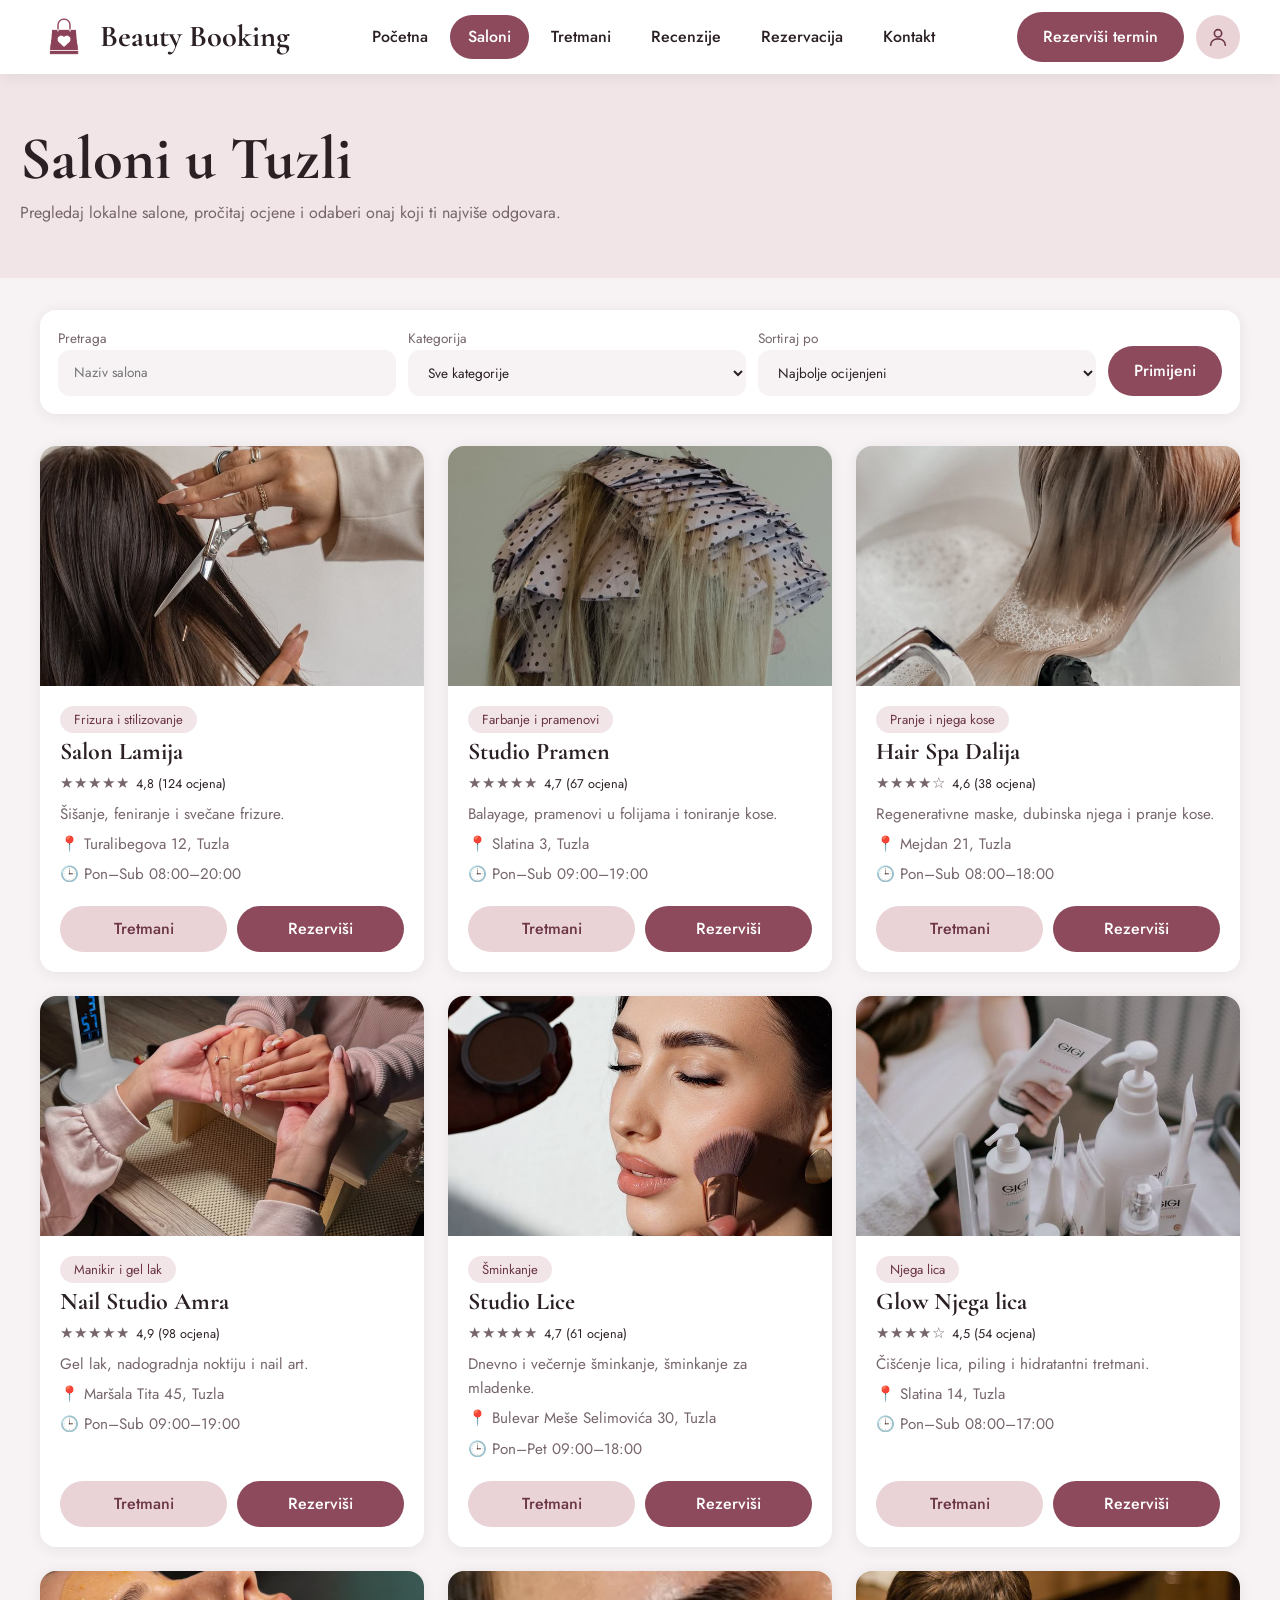
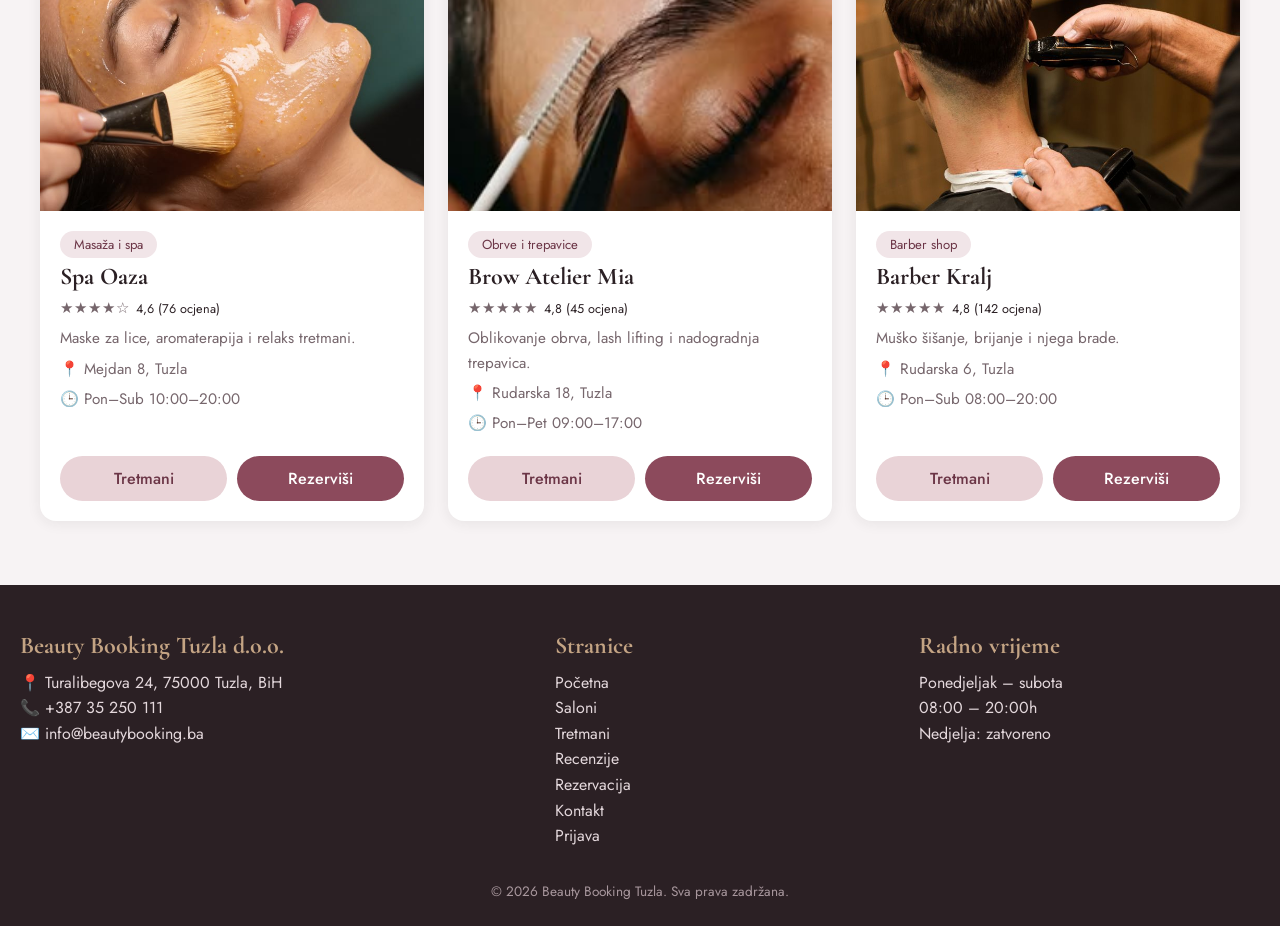
<file: saloni.html>
<!DOCTYPE html>
<html lang="bs">
<head>
    <meta charset="UTF-8">
    <meta name="viewport" content="width=device-width, initial-scale=1.0">
    <meta name="description" content="Pregled frizerskih, kozmetičkih i spa salona u Tuzli.">
    <title>Beauty Booking Tuzla | Saloni</title>
    <link rel="preconnect" href="https://fonts.googleapis.com">
    <link rel="preconnect" href="https://fonts.gstatic.com" crossorigin>
    <link href="https://fonts.googleapis.com/css2?family=Cormorant+Garamond:wght@500;600;700&family=Jost:wght@400;500&display=swap" rel="stylesheet">
    <link rel="stylesheet" href="styles.css">
    <link rel="icon" type="image/png" href="slike/logo.png">
</head>
<body>

    <!-- ZAGLAVLJE -->
    <header class="site-header">
        <div class="header-inner">
            <a class="brand" href="index.html">
                <img class="logo" src="slike/logo.png" alt="Logo Beauty Booking">
                <span class="logo-title">Beauty Booking</span>
            </a>

            <!-- Meni za mobitel bez JavaScripta: skriveni checkbox + label (hamburger) + CSS selektor :checked -->
            <input type="checkbox" id="menu-checkbox" class="menu-checkbox" aria-label="Otvori ili zatvori meni">

            <nav class="topnav" aria-label="Glavna navigacija">
                <ul>
                    <li><a href="index.html">Početna</a></li>
                    <li><a class="active" href="saloni.html" aria-current="page">Saloni</a></li>
                    <li><a href="tretmani.html">Tretmani</a></li>
                    <li><a href="recenzije.html">Recenzije</a></li>
                    <li><a href="rezervacija.html">Rezervacija</a></li>
                    <li><a href="kontakt.html">Kontakt</a></li>
                </ul>
            </nav>

            <div class="header-actions">
                <a class="btn btn-primary header-cta" href="rezervacija.html">Rezerviši termin</a>
                <a class="icon-btn" href="prijava.html" aria-label="Prijava" title="Prijava">
                    <svg viewBox="0 0 24 24" fill="none" stroke="currentColor" stroke-width="1.8" stroke-linecap="round" stroke-linejoin="round" aria-hidden="true">
                        <circle cx="12" cy="8" r="4"></circle>
                        <path d="M4 21c0-4.4 3.6-7 8-7s8 2.6 8 7"></path>
                    </svg>
                </a>
                <label class="menu-toggle" for="menu-checkbox" title="Meni">
                    ☰
                </label>
            </div>
        </div>
    </header>

    <section class="page-head">
        <div class="page-head-inner">
            <h1>Saloni u Tuzli</h1>
            <p>Pregledaj lokalne salone, pročitaj ocjene i odaberi onaj koji ti najviše odgovara.</p>
        </div>
    </section>

    <main class="section">
        <form class="toolbar" action="saloni.html" method="get" role="search">
            <label>Pretraga
                <input type="search" name="pretraga" placeholder="Naziv salona">
            </label>
            <label>Kategorija
                <select name="kategorija">
                    <option value="">Sve kategorije</option>
                    <option>Frizura i stilizovanje</option>
                    <option>Farbanje i pramenovi</option>
                    <option>Pranje i njega kose</option>
                    <option>Manikir i gel lak</option>
                    <option>Šminkanje</option>
                    <option>Njega lica</option>
                    <option>Obrve i trepavice</option>
                    <option>Masaža i spa</option>
                    <option>Barber shop</option>
                </select>
            </label>
            <label>Sortiraj po
                <select name="sortiranje">
                    <option>Najbolje ocijenjeni</option>
                    <option>Naziv (A–Z)</option>
                    <option>Najviše ocjena</option>
                </select>
            </label>
            <button class="btn btn-primary" type="submit">Primijeni</button>
        </form>

        <div class="salon-grid">

            <article class="salon-card">
                <img src="slike/haircut.jpg" alt="Salon Lamija">
                <div class="salon-body">
                    <span class="tag">Frizura i stilizovanje</span>
                    <h3>Salon Lamija</h3>
                    <p class="rating" aria-label="Ocjena 4,8 od 5">★★★★★ <small>4,8 (124 ocjena)</small></p>
                    <p>Šišanje, feniranje i svečane frizure.</p>
                    <p>📍 Turalibegova 12, Tuzla</p>
                    <p>🕒 Pon–Sub 08:00–20:00</p>
                    <div class="salon-actions">
                        <a class="btn btn-soft" href="tretmani.html">Tretmani</a>
                        <a class="btn btn-primary" href="rezervacija.html">Rezerviši</a>
                    </div>
                </div>
            </article>

            <article class="salon-card">
                <img src="slike/Foil.jpg" alt="Studio Pramen">
                <div class="salon-body">
                    <span class="tag">Farbanje i pramenovi</span>
                    <h3>Studio Pramen</h3>
                    <p class="rating" aria-label="Ocjena 4,7 od 5">★★★★★ <small>4,7 (67 ocjena)</small></p>
                    <p>Balayage, pramenovi u folijama i toniranje kose.</p>
                    <p>📍 Slatina 3, Tuzla</p>
                    <p>🕒 Pon–Sub 09:00–19:00</p>
                    <div class="salon-actions">
                        <a class="btn btn-soft" href="tretmani.html">Tretmani</a>
                        <a class="btn btn-primary" href="rezervacija.html">Rezerviši</a>
                    </div>
                </div>
            </article>

            <article class="salon-card">
                <img src="slike/hairwash.jpg" alt="Hair Spa Dalija">
                <div class="salon-body">
                    <span class="tag">Pranje i njega kose</span>
                    <h3>Hair Spa Dalija</h3>
                    <p class="rating" aria-label="Ocjena 4,6 od 5">★★★★☆ <small>4,6 (38 ocjena)</small></p>
                    <p>Regenerativne maske, dubinska njega i pranje kose.</p>
                    <p>📍 Mejdan 21, Tuzla</p>
                    <p>🕒 Pon–Sub 08:00–18:00</p>
                    <div class="salon-actions">
                        <a class="btn btn-soft" href="tretmani.html">Tretmani</a>
                        <a class="btn btn-primary" href="rezervacija.html">Rezerviši</a>
                    </div>
                </div>
            </article>

            <article class="salon-card">
                <img src="slike/Nails.jpg" alt="Nail Studio Amra">
                <div class="salon-body">
                    <span class="tag">Manikir i gel lak</span>
                    <h3>Nail Studio Amra</h3>
                    <p class="rating" aria-label="Ocjena 4,9 od 5">★★★★★ <small>4,9 (98 ocjena)</small></p>
                    <p>Gel lak, nadogradnja noktiju i nail art.</p>
                    <p>📍 Maršala Tita 45, Tuzla</p>
                    <p>🕒 Pon–Sub 09:00–19:00</p>
                    <div class="salon-actions">
                        <a class="btn btn-soft" href="tretmani.html">Tretmani</a>
                        <a class="btn btn-primary" href="rezervacija.html">Rezerviši</a>
                    </div>
                </div>
            </article>

            <article class="salon-card">
                <img src="slike/setting.jpg" alt="Studio Lice">
                <div class="salon-body">
                    <span class="tag">Šminkanje</span>
                    <h3>Studio Lice</h3>
                    <p class="rating" aria-label="Ocjena 4,7 od 5">★★★★★ <small>4,7 (61 ocjena)</small></p>
                    <p>Dnevno i večernje šminkanje, šminkanje za mladenke.</p>
                    <p>📍 Bulevar Meše Selimovića 30, Tuzla</p>
                    <p>🕒 Pon–Pet 09:00–18:00</p>
                    <div class="salon-actions">
                        <a class="btn btn-soft" href="tretmani.html">Tretmani</a>
                        <a class="btn btn-primary" href="rezervacija.html">Rezerviši</a>
                    </div>
                </div>
            </article>

            <article class="salon-card">
                <img src="slike/products.jpg" alt="Glow Njega lica">
                <div class="salon-body">
                    <span class="tag">Njega lica</span>
                    <h3>Glow Njega lica</h3>
                    <p class="rating" aria-label="Ocjena 4,5 od 5">★★★★☆ <small>4,5 (54 ocjena)</small></p>
                    <p>Čišćenje lica, piling i hidratantni tretmani.</p>
                    <p>📍 Slatina 14, Tuzla</p>
                    <p>🕒 Pon–Sub 08:00–17:00</p>
                    <div class="salon-actions">
                        <a class="btn btn-soft" href="tretmani.html">Tretmani</a>
                        <a class="btn btn-primary" href="rezervacija.html">Rezerviši</a>
                    </div>
                </div>
            </article>

            <article class="salon-card">
                <img src="slike/Spa.jpg" alt="Spa Oaza">
                <div class="salon-body">
                    <span class="tag">Masaža i spa</span>
                    <h3>Spa Oaza</h3>
                    <p class="rating" aria-label="Ocjena 4,6 od 5">★★★★☆ <small>4,6 (76 ocjena)</small></p>
                    <p>Maske za lice, aromaterapija i relaks tretmani.</p>
                    <p>📍 Mejdan 8, Tuzla</p>
                    <p>🕒 Pon–Sub 10:00–20:00</p>
                    <div class="salon-actions">
                        <a class="btn btn-soft" href="tretmani.html">Tretmani</a>
                        <a class="btn btn-primary" href="rezervacija.html">Rezerviši</a>
                    </div>
                </div>
            </article>

            <article class="salon-card">
                <img src="slike/brow.jpg" alt="Brow Atelier Mia">
                <div class="salon-body">
                    <span class="tag">Obrve i trepavice</span>
                    <h3>Brow Atelier Mia</h3>
                    <p class="rating" aria-label="Ocjena 4,8 od 5">★★★★★ <small>4,8 (45 ocjena)</small></p>
                    <p>Oblikovanje obrva, lash lifting i nadogradnja trepavica.</p>
                    <p>📍 Rudarska 18, Tuzla</p>
                    <p>🕒 Pon–Pet 09:00–17:00</p>
                    <div class="salon-actions">
                        <a class="btn btn-soft" href="tretmani.html">Tretmani</a>
                        <a class="btn btn-primary" href="rezervacija.html">Rezerviši</a>
                    </div>
                </div>
            </article>

            <article class="salon-card">
                <img src="slike/barber.jpg" alt="Barber Kralj">
                <div class="salon-body">
                    <span class="tag">Barber shop</span>
                    <h3>Barber Kralj</h3>
                    <p class="rating" aria-label="Ocjena 4,8 od 5">★★★★★ <small>4,8 (142 ocjena)</small></p>
                    <p>Muško šišanje, brijanje i njega brade.</p>
                    <p>📍 Rudarska 6, Tuzla</p>
                    <p>🕒 Pon–Sub 08:00–20:00</p>
                    <div class="salon-actions">
                        <a class="btn btn-soft" href="tretmani.html">Tretmani</a>
                        <a class="btn btn-primary" href="rezervacija.html">Rezerviši</a>
                    </div>
                </div>
            </article>

        </div>
    </main>

    <!-- PODNOŽJE -->
    <footer>
        <div class="footer-grid">
            <div>
                <h3>Beauty Booking Tuzla d.o.o.</h3>
                <p>📍 Turalibegova 24, 75000 Tuzla, BiH</p>
                <p>📞 +387 35 250 111</p>
                <p>✉️ info@beautybooking.ba</p>
            </div>
            <div>
                <h3>Stranice</h3>
                <ul>
                    <li><a href="index.html">Početna</a></li>
                    <li><a href="saloni.html">Saloni</a></li>
                    <li><a href="tretmani.html">Tretmani</a></li>
                    <li><a href="recenzije.html">Recenzije</a></li>
                    <li><a href="rezervacija.html">Rezervacija</a></li>
                    <li><a href="kontakt.html">Kontakt</a></li>
                    <li><a href="prijava.html">Prijava</a></li>
                </ul>
            </div>
            <div>
                <h3>Radno vrijeme</h3>
                <p>Ponedjeljak – subota</p>
                <p>08:00 – 20:00h</p>
                <p>Nedjelja: zatvoreno</p>
            </div>
        </div>
        <div class="footer-copy">
            © 2026 Beauty Booking Tuzla. Sva prava zadržana.
        </div>
    </footer>

</body>
</html>
</file>
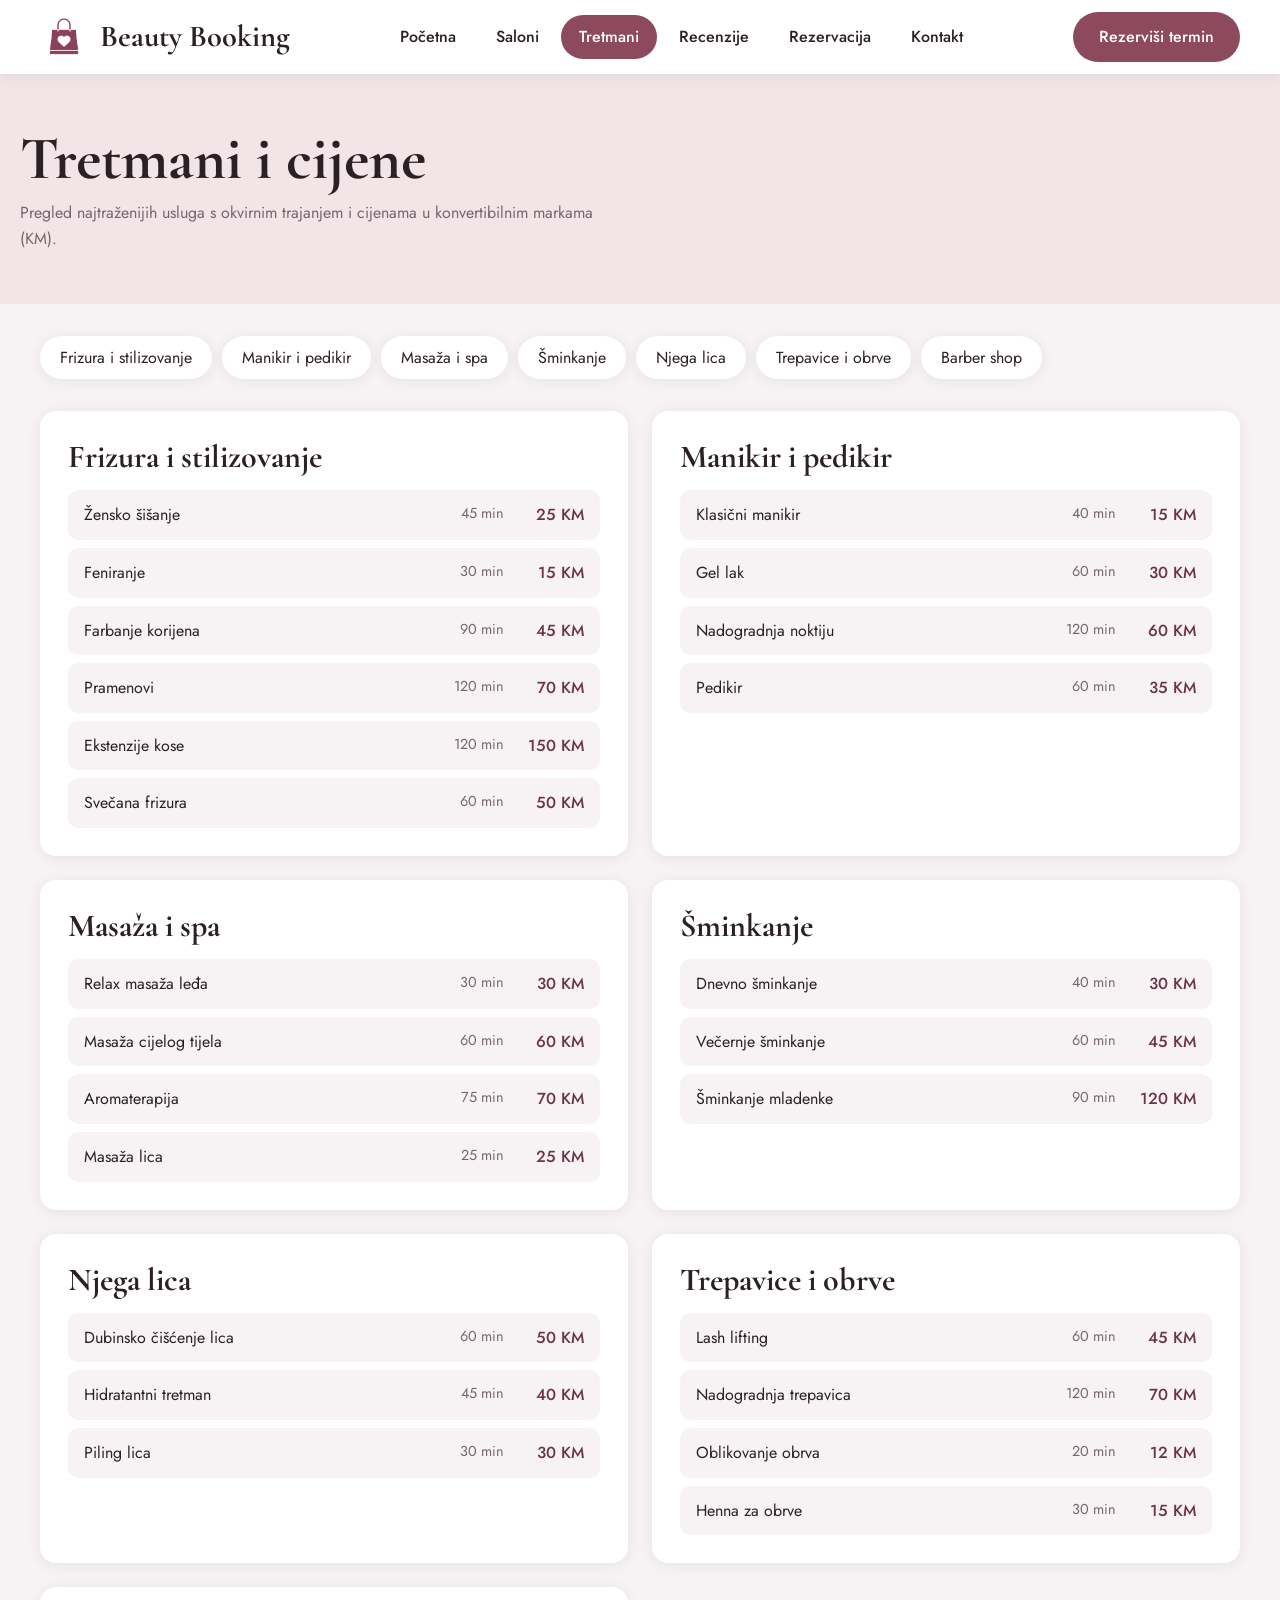
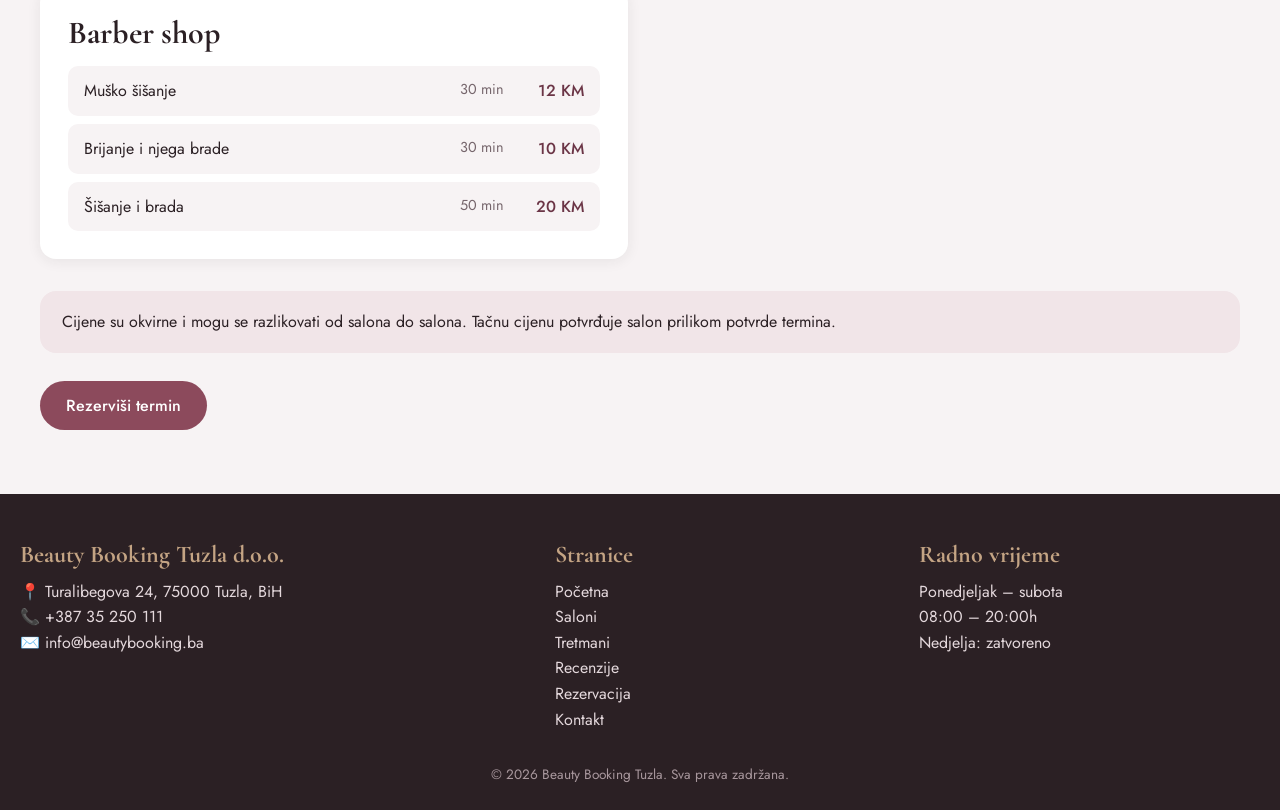
<file: tretmani.html>
<!DOCTYPE html>
<html lang="bs">
<head>
    <meta charset="UTF-8">
    <meta name="viewport" content="width=device-width, initial-scale=1.0">
    <meta name="description" content="Cjenovnik tretmana: frizura, nokti, masaže, šminkanje, njega lica i više.">
    <title>Beauty Booking Tuzla | Tretmani</title>
    <link rel="preconnect" href="https://fonts.googleapis.com">
    <link rel="preconnect" href="https://fonts.gstatic.com" crossorigin>
    <link href="https://fonts.googleapis.com/css2?family=Cormorant+Garamond:wght@500;600;700&family=Jost:wght@400;500&display=swap" rel="stylesheet">
    <link rel="stylesheet" href="styles.css">
    <link rel="icon" type="image/png" href="slike/logo.png">
</head>
<body>

    <!-- ZAGLAVLJE -->
    <header class="site-header">
        <div class="header-inner">
            <a class="brand" href="index.html">
                <img class="logo" src="slike/logo.png" alt="Logo Beauty Booking">
                <span class="logo-title">Beauty Booking</span>
            </a>
            <nav aria-label="Glavna navigacija">
                <ul>
                    <li><a href="index.html">Početna</a></li>
                    <li><a href="saloni.html">Saloni</a></li>
                    <li><a class="active" href="tretmani.html" aria-current="page">Tretmani</a></li>
                    <li><a href="recenzije.html">Recenzije</a></li>
                    <li><a href="rezervacija.html">Rezervacija</a></li>
                    <li><a href="kontakt.html">Kontakt</a></li>
                </ul>
            </nav>
            <a class="btn btn-primary header-cta" href="rezervacija.html">Rezerviši termin</a>
        </div>
    </header>

    <section class="page-head">
        <div class="page-head-inner">
            <h1>Tretmani i cijene</h1>
            <p>Pregled najtraženijih usluga s okvirnim trajanjem i cijenama u konvertibilnim markama (KM).</p>
        </div>
    </section>

    <main class="section">
        <ul class="chips" aria-label="Brza navigacija po kategorijama">
            <li><a href="#frizerski">Frizura i stilizovanje</a></li>
            <li><a href="#nokti">Manikir i pedikir</a></li>
            <li><a href="#spa">Masaža i spa</a></li>
            <li><a href="#sminkanje">Šminkanje</a></li>
            <li><a href="#lice">Njega lica</a></li>
            <li><a href="#trepavice">Trepavice i obrve</a></li>
            <li><a href="#barber">Barber shop</a></li>
        </ul>

        <div class="price-grid">

            <section class="price-block" id="frizerski">
                <h2>Frizura i stilizovanje</h2>
                <ul class="price-list">
                    <li><span class="t-name">Žensko šišanje</span><span class="t-time">45 min</span><span class="t-price">25 KM</span></li>
                    <li><span class="t-name">Feniranje</span><span class="t-time">30 min</span><span class="t-price">15 KM</span></li>
                    <li><span class="t-name">Farbanje korijena</span><span class="t-time">90 min</span><span class="t-price">45 KM</span></li>
                    <li><span class="t-name">Pramenovi</span><span class="t-time">120 min</span><span class="t-price">70 KM</span></li>
                    <li><span class="t-name">Ekstenzije kose</span><span class="t-time">120 min</span><span class="t-price">150 KM</span></li>
                    <li><span class="t-name">Svečana frizura</span><span class="t-time">60 min</span><span class="t-price">50 KM</span></li>
                </ul>
            </section>

            <section class="price-block" id="nokti">
                <h2>Manikir i pedikir</h2>
                <ul class="price-list">
                    <li><span class="t-name">Klasični manikir</span><span class="t-time">40 min</span><span class="t-price">15 KM</span></li>
                    <li><span class="t-name">Gel lak</span><span class="t-time">60 min</span><span class="t-price">30 KM</span></li>
                    <li><span class="t-name">Nadogradnja noktiju</span><span class="t-time">120 min</span><span class="t-price">60 KM</span></li>
                    <li><span class="t-name">Pedikir</span><span class="t-time">60 min</span><span class="t-price">35 KM</span></li>
                </ul>
            </section>

            <section class="price-block" id="spa">
                <h2>Masaža i spa</h2>
                <ul class="price-list">
                    <li><span class="t-name">Relax masaža leđa</span><span class="t-time">30 min</span><span class="t-price">30 KM</span></li>
                    <li><span class="t-name">Masaža cijelog tijela</span><span class="t-time">60 min</span><span class="t-price">60 KM</span></li>
                    <li><span class="t-name">Aromaterapija</span><span class="t-time">75 min</span><span class="t-price">70 KM</span></li>
                    <li><span class="t-name">Masaža lica</span><span class="t-time">25 min</span><span class="t-price">25 KM</span></li>
                </ul>
            </section>

            <section class="price-block" id="sminkanje">
                <h2>Šminkanje</h2>
                <ul class="price-list">
                    <li><span class="t-name">Dnevno šminkanje</span><span class="t-time">40 min</span><span class="t-price">30 KM</span></li>
                    <li><span class="t-name">Večernje šminkanje</span><span class="t-time">60 min</span><span class="t-price">45 KM</span></li>
                    <li><span class="t-name">Šminkanje mladenke</span><span class="t-time">90 min</span><span class="t-price">120 KM</span></li>
                </ul>
            </section>

            <section class="price-block" id="lice">
                <h2>Njega lica</h2>
                <ul class="price-list">
                    <li><span class="t-name">Dubinsko čišćenje lica</span><span class="t-time">60 min</span><span class="t-price">50 KM</span></li>
                    <li><span class="t-name">Hidratantni tretman</span><span class="t-time">45 min</span><span class="t-price">40 KM</span></li>
                    <li><span class="t-name">Piling lica</span><span class="t-time">30 min</span><span class="t-price">30 KM</span></li>
                </ul>
            </section>

            <section class="price-block" id="trepavice">
                <h2>Trepavice i obrve</h2>
                <ul class="price-list">
                    <li><span class="t-name">Lash lifting</span><span class="t-time">60 min</span><span class="t-price">45 KM</span></li>
                    <li><span class="t-name">Nadogradnja trepavica</span><span class="t-time">120 min</span><span class="t-price">70 KM</span></li>
                    <li><span class="t-name">Oblikovanje obrva</span><span class="t-time">20 min</span><span class="t-price">12 KM</span></li>
                    <li><span class="t-name">Henna za obrve</span><span class="t-time">30 min</span><span class="t-price">15 KM</span></li>
                </ul>
            </section>

            <section class="price-block" id="barber">
                <h2>Barber shop</h2>
                <ul class="price-list">
                    <li><span class="t-name">Muško šišanje</span><span class="t-time">30 min</span><span class="t-price">12 KM</span></li>
                    <li><span class="t-name">Brijanje i njega brade</span><span class="t-time">30 min</span><span class="t-price">10 KM</span></li>
                    <li><span class="t-name">Šišanje i brada</span><span class="t-time">50 min</span><span class="t-price">20 KM</span></li>
                </ul>
            </section>

        </div>

        <p class="price-note">Cijene su okvirne i mogu se razlikovati od salona do salona. Tačnu cijenu potvrđuje salon prilikom potvrde termina.</p>
        <p class="section-head" style="margin:28px 0 0"><a class="btn btn-primary" href="rezervacija.html">Rezerviši termin</a></p>
    </main>

    <!-- PODNOŽJE -->
    <footer>
        <div class="footer-grid">
            <div>
                <h3>Beauty Booking Tuzla d.o.o.</h3>
                <p>📍 Turalibegova 24, 75000 Tuzla, BiH</p>
                <p>📞 +387 35 250 111</p>
                <p>✉️ info@beautybooking.ba</p>
            </div>
            <div>
                <h3>Stranice</h3>
                <ul>
                    <li><a href="index.html">Početna</a></li>
                    <li><a href="saloni.html">Saloni</a></li>
                    <li><a href="tretmani.html">Tretmani</a></li>
                    <li><a href="recenzije.html">Recenzije</a></li>
                    <li><a href="rezervacija.html">Rezervacija</a></li>
                    <li><a href="kontakt.html">Kontakt</a></li>
                </ul>
            </div>
            <div>
                <h3>Radno vrijeme</h3>
                <p>Ponedjeljak – subota</p>
                <p>08:00 – 20:00h</p>
                <p>Nedjelja: zatvoreno</p>
            </div>
        </div>
        <div class="footer-copy">
            © 2026 Beauty Booking Tuzla. Sva prava zadržana.
        </div>
    </footer>

</body>
</html>
</file>
<file: styles.css>
/* ==========================================================
   Beauty Booking Tuzla – jedan stylesheet za sve stranice
   ========================================================== */

:root {
    --bg: #F7F3F4;         /* pozadina stranice */
    --soft: #F1E5E8;       /* nježna roze pozadina */
    --white: #FFFFFF;
    --ink: #2B2024;        /* tamni tekst */
    --muted: #76666C;      /* sekundarni tekst */
    --berry: #8C4A5C;      /* glavni akcent */
    --berry-dark: #6B3546;
    --rose: #E9D3D7;
    --gold: #C4A484;
    --shadow: 0 2px 14px rgba(43, 32, 36, .08);
    --shadow-hover: 0 12px 28px rgba(43, 32, 36, .16);
    --radius: 16px;
    --max: 1240px;
}

/* ---------- OSNOVA ---------- */
* { box-sizing: border-box; margin: 0; padding: 0; }

body {
    font-family: "Jost", sans-serif;
    line-height: 1.6;
    background: var(--bg);
    color: var(--ink);
    display: flex;
    flex-direction: column;
    min-height: 100vh;
}

img { display: block; max-width: 100%; }
a { color: var(--berry); }

h1, h2, h3 { font-family: "Cormorant Garamond", serif; line-height: 1.1; }
h1 { font-size: clamp(2.4rem, 5vw, 3.8rem); }
h2 { font-size: 2.2rem; }
h3 { font-size: 1.5rem; }

/* Polja svih formi imaju isti izgled */
input:not([type=checkbox]), select, textarea {
    width: 100%;
    padding: 12px 16px;
    border: none;
    border-radius: 12px;
    background: var(--bg);
    font: inherit;
    color: var(--ink);
}
input:focus, select:focus, textarea:focus { outline: 3px solid var(--rose); }
textarea { min-height: 120px; resize: vertical; }

/* Sve "kartice" dijele pozadinu, zaobljenje i sjenu */
.card, .salon-card, .price-block, .form-card, .info-card, .review-card,
.review-summary, .steps li, .toolbar, .search {
    background: var(--white);
    border-radius: var(--radius);
    box-shadow: var(--shadow);
}

/* ---------- DUGMAD I HOVER ANIMACIJE ---------- */
.btn, .icon-btn, .menu-toggle {
    display: inline-flex;
    align-items: center;
    justify-content: center;
    border: none;
    cursor: pointer;
    font: inherit;
    font-weight: 500;
    text-decoration: none;
}

.btn { padding: 12px 26px; border-radius: 999px; }
.btn-primary { background: var(--berry); color: var(--white); }
.btn-soft { background: var(--rose); color: var(--berry-dark); }
.btn-block { width: 100%; }
.btn-primary:hover { background: var(--berry-dark); }
.btn-soft:hover { background: var(--berry); color: var(--white); }

/* Zajednička animacija: sve što ima hover glatko se mijenja ... */
.btn, .icon-btn, .menu-toggle, nav a, .service-list a, .top-list a,
.chips a, .card, .salon-card, .gallery img, .card-img img {
    transition: .25s;
}

/* ... a ove stvari se pri prelasku mišem podignu */
.btn:hover, .icon-btn:hover, .menu-toggle:hover, .card:hover,
.salon-card:hover, .chips a:hover, .gallery img:hover {
    transform: translateY(-4px);
    box-shadow: var(--shadow-hover);
}

.card:hover img { transform: scale(1.07); }

/* ---------- ZAGLAVLJE ---------- */
.site-header {
    position: sticky;
    top: 0;
    z-index: 10;
    background: var(--white);
    box-shadow: var(--shadow);
}

.header-inner {
    max-width: var(--max);
    margin: 0 auto;
    padding: 12px 20px;
    display: flex;
    align-items: center;
    justify-content: space-between;
    gap: 20px;
}

.brand { display: flex; align-items: center; gap: 12px; text-decoration: none; }
.logo { width: 48px; height: 48px; border-radius: 50%; object-fit: cover; }
.logo-title { font: 700 1.9rem "Cormorant Garamond", serif; color: var(--ink); }

nav ul { display: flex; gap: 4px; list-style: none; }

nav a {
    display: block;
    padding: 9px 18px;
    border-radius: 999px;
    color: var(--ink);
    text-decoration: none;
    font-weight: 500;
}
nav a:hover { background: var(--soft); color: var(--berry); }
nav a.active { background: var(--berry); color: var(--white); }

.header-actions { display: flex; align-items: center; gap: 12px; }

.icon-btn, .menu-toggle {
    width: 44px;
    height: 44px;
    border-radius: 50%;
    background: var(--rose);
    color: var(--berry-dark);
    font-size: 1.3rem;
}
.icon-btn svg { width: 22px; height: 22px; }
.icon-btn:hover, .menu-toggle:hover, .icon-btn.active { background: var(--berry); color: var(--white); }

/* Hamburger i skriveni checkbox: vidljivi samo na mobitelu (vidi media query) */
.menu-toggle { display: none; }
.menu-checkbox { position: absolute; opacity: 0; }

/* ---------- HERO ---------- */
.hero { background: var(--soft); padding: 56px 20px; }

.hero-inner {
    max-width: var(--max);
    margin: 0 auto;
    display: grid;
    grid-template-columns: 1.3fr 1fr;
    gap: 48px;
    align-items: center;
}

.hero-text p { margin: 18px 0 28px; max-width: 52ch; color: var(--muted); font-size: 1.1rem; }

.search { display: flex; flex-wrap: wrap; gap: 10px; padding: 10px; }
.search select, .search input { flex: 1 1 160px; width: auto; }

/* Slika u obliku luka */
.hero-art {
    justify-self: center;
    width: min(100%, 340px);
    aspect-ratio: 4 / 5;
    border-radius: 999px 999px 28px 28px;
    overflow: hidden;
    box-shadow: 16px 16px 0 var(--rose);
}
.hero-art img { width: 100%; height: 100%; object-fit: cover; }

/* ---------- POČETNA: TRI KOLONE ISTE VISINE ---------- */
.container {
    width: 100%;
    max-width: var(--max);
    margin: 0 auto;
    padding: 48px 20px;
    display: grid;
    grid-template-columns: 1fr 3fr 1fr;   /* 20% / 60% / 20% */
    gap: 28px;                            /* grid rasteže kolone na istu visinu */
}

/* svaka kolona je flex, pa unutrašnji dio sa flex: 1 popuni cijelu visinu */
.left, .main, .right { display: flex; flex-direction: column; min-width: 0; }

.sidebar {
    flex: 1;
    display: flex;
    flex-direction: column;
    padding: 24px 20px;
    border-radius: var(--radius);
    background: var(--soft);
}
.sidebar h3 { margin-bottom: 12px; color: var(--berry-dark); }
.sidebar p { color: var(--muted); font-size: .95rem; }

.service-list, .top-list { list-style: none; display: flex; flex-direction: column; gap: 6px; }
.service-list { flex: 1; }
.service-list li { flex: 1; display: flex; }

.service-list a, .top-list a {
    display: flex;
    align-items: center;
    justify-content: space-between;
    width: 100%;
    padding: 9px 14px;
    border-radius: 10px;
    background: rgba(255, 255, 255, .6);
    color: var(--ink);
    text-decoration: none;
    font-size: .95rem;
}
.service-list a:hover, .top-list a:hover { background: var(--berry); color: var(--white); }
.service-list a:hover { transform: translateX(4px); }

.sidebar-sub { margin: 20px 0 10px; font-size: 1.3rem; }
.info-block { margin-bottom: 12px; }
.info-block h4 { font-weight: 500; }

.promo { margin-top: auto; padding: 20px; border-radius: 14px; background: var(--white); }
.promo strong { display: block; margin-bottom: 8px; font: 700 1.8rem/1.05 "Cormorant Garamond", serif; color: var(--berry); }
.promo p { margin-bottom: 16px; }

/* mreža kartica kategorija: 3 reda koja popunjavaju visinu kolone */
.main-content {
    flex: 1;
    display: grid;
    grid-template-columns: repeat(3, 1fr);
    grid-template-rows: repeat(3, 1fr);
    gap: 16px;
}

.card { display: flex; flex-direction: column; overflow: hidden; text-decoration: none; color: var(--ink); }
.card-img { position: relative; flex: 1; min-height: 180px; overflow: hidden; }
.card-img img { position: absolute; inset: 0; width: 100%; height: 100%; object-fit: cover; }
.card-text { padding: 14px 16px; }
.card-text strong { display: block; font: 700 1.3rem/1.15 "Cormorant Garamond", serif; }
.card-text small { color: var(--muted); }

/* ---------- SEKCIJE I MREŽE ---------- */
.section { width: 100%; max-width: var(--max); margin: 0 auto; padding: 32px 20px 64px; }
.section-head { margin-bottom: 28px; }
.section-head p, .page-head p { margin-top: 8px; max-width: 60ch; color: var(--muted); }
.cta-row { margin-top: 28px; }
.page-head { padding: 52px 20px; background: var(--soft); }
.page-head > div { max-width: var(--max); margin: 0 auto; }

/* sve mreže s tri kolone */
.salon-grid, .review-grid, .steps, .info-cards, .footer-grid {
    display: grid;
    grid-template-columns: repeat(3, 1fr);
    gap: 24px;
}
.price-grid, .form-grid { display: grid; grid-template-columns: repeat(2, 1fr); gap: 24px; }

.steps { list-style: none; counter-reset: korak; }
.steps li { counter-increment: korak; padding: 28px; }
.steps li::before {              /* automatski broj koraka */
    content: counter(korak);
    display: grid;
    place-items: center;
    width: 44px;
    height: 44px;
    margin-bottom: 14px;
    border-radius: 50%;
    background: var(--soft);
    color: var(--berry);
    font: 700 1.5rem "Cormorant Garamond", serif;
}
.steps p, .side-note p, .info-card p { color: var(--muted); }

.gallery { display: grid; grid-template-columns: repeat(4, 1fr); gap: 18px; }
.gallery img { width: 100%; aspect-ratio: 4 / 5; object-fit: cover; border-radius: var(--radius); }

/* ---------- SALONI, TRETMANI, RECENZIJE ---------- */
.toolbar { display: flex; flex-wrap: wrap; gap: 12px; margin-bottom: 32px; padding: 18px; }
.toolbar label { flex: 1 1 180px; font-size: .85rem; color: var(--muted); }
.toolbar .btn { align-self: flex-end; }

.salon-card { display: flex; flex-direction: column; overflow: hidden; }
.salon-card img { width: 100%; aspect-ratio: 16 / 10; object-fit: cover; }
.salon-body { display: flex; flex: 1; flex-direction: column; gap: 6px; padding: 20px; }
.salon-body p { font-size: .95rem; color: var(--muted); }
.salon-actions { display: flex; gap: 10px; margin-top: auto; padding-top: 14px; }
.salon-actions .btn { flex: 1; padding: 10px; }

.tag { align-self: flex-start; padding: 3px 14px; border-radius: 999px; background: var(--soft); color: var(--berry-dark); font-size: .82rem; }
.rating { color: #A8845F; letter-spacing: 1px; }
.rating small { color: var(--ink); letter-spacing: 0; }

.chips { display: flex; flex-wrap: wrap; gap: 10px; margin-bottom: 32px; list-style: none; }
.chips a { display: block; padding: 9px 20px; border-radius: 999px; background: var(--white); box-shadow: var(--shadow); color: var(--ink); text-decoration: none; }
.chips a:hover { background: var(--berry); color: var(--white); }

.price-block { padding: 28px; scroll-margin-top: 100px; }
.price-block h2 { margin-bottom: 16px; font-size: 2rem; }
.price-list { display: flex; flex-direction: column; gap: 8px; list-style: none; }
.price-list li { display: grid; grid-template-columns: 1fr auto auto; gap: 16px; padding: 12px 16px; border-radius: 10px; background: var(--bg); }
.t-time { color: var(--muted); font-size: .9rem; }
.t-price { min-width: 64px; text-align: right; font-weight: 500; color: var(--berry-dark); }
.price-note { margin-top: 32px; padding: 18px 22px; border-radius: var(--radius); background: var(--soft); }

.review-summary { display: flex; align-items: center; gap: 28px; margin-bottom: 32px; padding: 28px 32px; }
.review-score { font: 700 4.5rem/1 "Cormorant Garamond", serif; color: var(--berry); }
.review-card { display: flex; flex-direction: column; gap: 12px; padding: 26px; }
.review-card blockquote { flex: 1; }
.review-grid { margin-bottom: 48px; }
.review-author { display: flex; align-items: center; gap: 12px; }
.review-author small { display: block; color: var(--muted); }
.avatar { display: grid; place-items: center; width: 42px; height: 42px; border-radius: 50%; background: var(--berry); color: var(--white); font: 700 1.3rem "Cormorant Garamond", serif; }

/* ---------- FORME I KONTAKT ---------- */
.form-layout { display: grid; grid-template-columns: 2fr 1fr; gap: 28px; align-items: start; }
.form-layout.equal { grid-template-columns: 1fr 1fr; }
.form-card { padding: 32px; }
.form-card fieldset { margin-bottom: 24px; border: none; }
.form-card legend { margin-bottom: 16px; font: 600 1.8rem "Cormorant Garamond", serif; }
.form-grid { gap: 18px; }
.field { display: flex; flex-direction: column; gap: 6px; }
.field.full { grid-column: 1 / -1; }
.field label { font-size: .9rem; color: var(--muted); }
.check { display: flex; gap: 10px; margin-bottom: 22px; font-size: .92rem; color: var(--muted); }
.form-link { margin-top: 16px; text-align: center; }

.side-note { padding: 26px; border-radius: var(--radius); background: var(--soft); }
.side-note h3, .info-card h3 { margin-bottom: 10px; color: var(--berry-dark); }
.side-note ul { padding-left: 18px; color: var(--muted); }

.info-card { padding: 26px; }
.info-cards { margin-bottom: 32px; }
.map { margin-top: 32px; border-radius: var(--radius); box-shadow: var(--shadow); overflow: hidden; }
.map iframe { display: block; width: 100%; height: 360px; border: 0; }

/* ---------- PODNOŽJE ---------- */
footer { margin-top: auto; padding: 48px 20px 24px; background: var(--ink); color: #E4D8DC; }
.footer-grid { max-width: var(--max); margin: 0 auto; grid-template-columns: 1.5fr 1fr 1fr; }
.footer-grid h3 { margin-bottom: 10px; color: var(--gold); }
.footer-grid ul { list-style: none; }
.footer-grid a { color: #E4D8DC; text-decoration: none; }
.footer-grid a:hover { color: var(--white); text-decoration: underline; }
.footer-copy { margin-top: 32px; text-align: center; font-size: .85rem; color: #A8979D; }

/* ---------- RESPONZIVNOST ---------- */

/* Tablet i mobitel: meni postaje dropdown, kolone se slažu jedna ispod druge */
@media (max-width: 900px) {
    .menu-toggle { display: inline-flex; }
    .header-cta { display: none; }

    /* checkbox trik: kad je checkbox označen (:checked), meni se prikaže */
    nav { display: none; position: absolute; top: 100%; left: 0; right: 0; padding: 8px 20px 18px; background: var(--white); box-shadow: var(--shadow-hover); }
    nav ul { flex-direction: column; }
    .menu-checkbox:checked ~ nav { display: block; }

    .hero-inner, .container, .form-layout, .form-layout.equal, .price-grid,
    .steps, .info-cards, .footer-grid { grid-template-columns: 1fr; }

    .main-content { grid-template-columns: repeat(2, 1fr); grid-template-rows: none; }
    .salon-grid, .review-grid, .gallery { grid-template-columns: repeat(2, 1fr); }

    .hero-art { order: -1; width: 240px; }
    .main { order: 1; }
    .left { order: 2; }
    .right { order: 3; }
}

/* Mali mobiteli: sve u jednu kolonu */
@media (max-width: 520px) {
    .main-content, .salon-grid, .review-grid, .form-grid { grid-template-columns: 1fr; }
    .logo-title { font-size: 1.5rem; }
    .price-list li { grid-template-columns: 1fr auto; }
}
</file>
